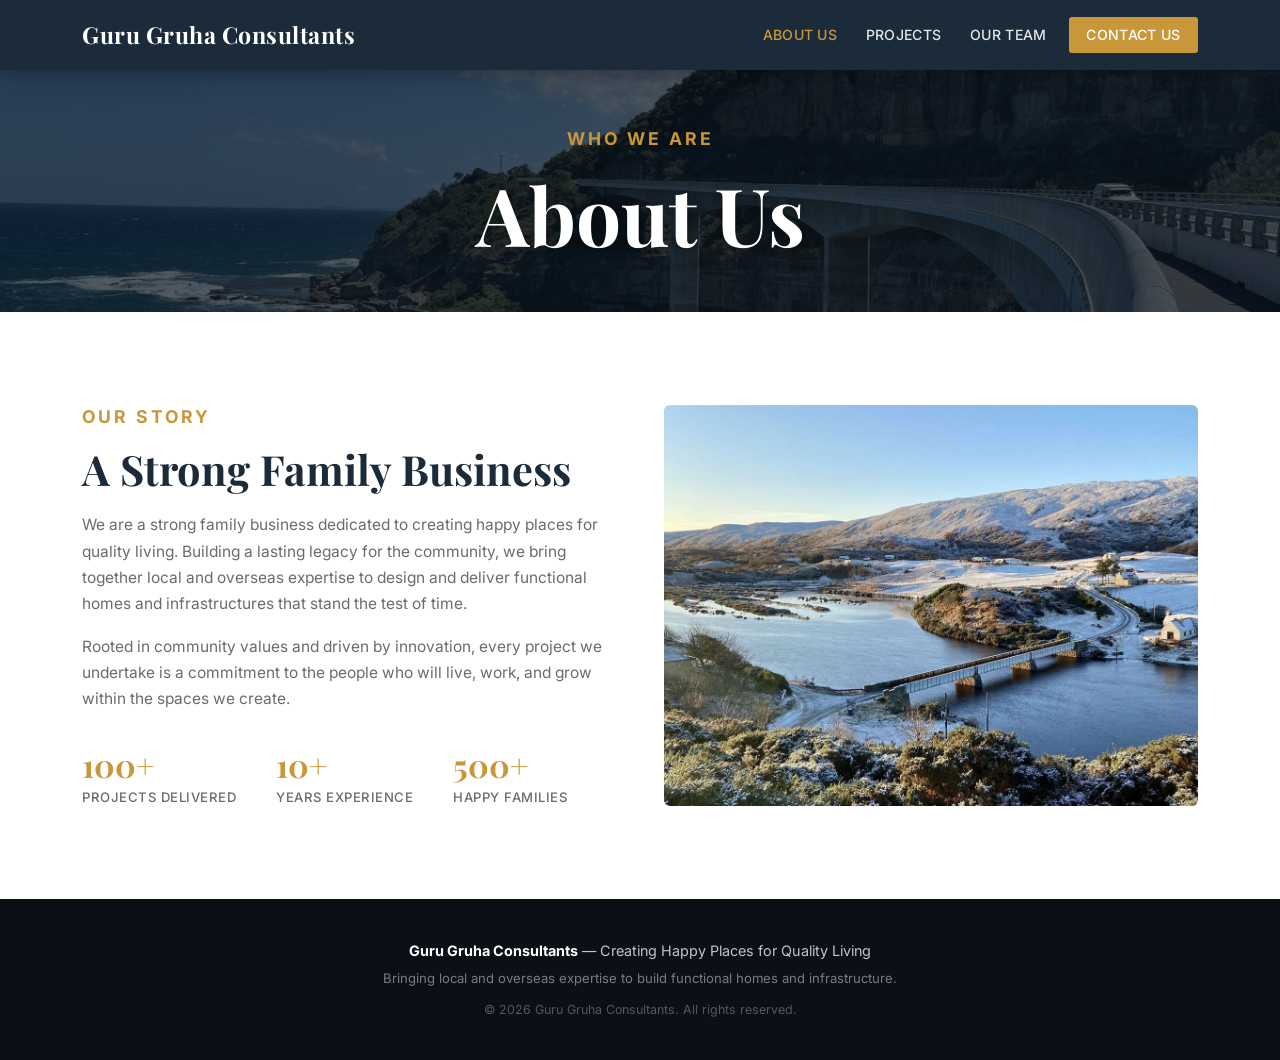
<file: about.html>
<!DOCTYPE html>
<html lang="en">
<head>
  <meta charset="UTF-8" />
  <meta name="viewport" content="width=device-width, initial-scale=1.0" />
  <title>About Us | Guru Gruha Consultants</title>
  <link href="https://cdn.jsdelivr.net/npm/bootstrap@5.3.0/dist/css/bootstrap.min.css" rel="stylesheet" />
  <link href="https://fonts.googleapis.com/css2?family=Playfair+Display:wght@400;700&family=Inter:wght@300;400;500;600&display=swap" rel="stylesheet" />
  <link rel="stylesheet" href="style.css" />
</head>
<body>

  <!-- NAVBAR -->
  <nav class="navbar navbar-expand-lg navbar-dark fixed-top scrolled" id="mainNav">
    <div class="container">
      <a class="navbar-brand" href="index.html">Guru Gruha Consultants</a>
      <button class="navbar-toggler" type="button" data-bs-toggle="collapse" data-bs-target="#navbarNav">
        <span class="navbar-toggler-icon"></span>
      </button>
      <div class="collapse navbar-collapse" id="navbarNav">
        <ul class="navbar-nav ms-auto">
          <li class="nav-item"><a class="nav-link active" href="about.html">About Us</a></li>
          <li class="nav-item"><a class="nav-link" href="projects.html">Projects</a></li>
          <li class="nav-item"><a class="nav-link" href="team.html">Our Team</a></li>
          <li class="nav-item"><a class="nav-link btn-contact" href="contact.html">Contact Us</a></li>
        </ul>
      </div>
    </div>
  </nav>

  <!-- PAGE HERO -->
  <div class="page-hero">
    <div class="page-hero-overlay"></div>
    <div class="container text-center text-white page-hero-content">
      <span class="section-label">Who We Are</span>
      <h1>About Us</h1>
    </div>
  </div>

  <!-- ABOUT CONTENT -->
  <section class="section-pad bg-white">
    <div class="container">
      <div class="row align-items-center g-5">
        <div class="col-lg-6">
          <span class="section-label">Our Story</span>
          <h2 class="section-title">A Strong Family Business</h2>
          <p class="section-text">
            We are a strong family business dedicated to creating happy places for quality living.
            Building a lasting legacy for the community, we bring together local and overseas expertise
            to design and deliver functional homes and infrastructures that stand the test of time.
          </p>
          <p class="section-text">
            Rooted in community values and driven by innovation, every project we undertake is a
            commitment to the people who will live, work, and grow within the spaces we create.
          </p>
          <div class="stats-row">
            <div class="stat-item">
              <h3>100+</h3>
              <p>Projects Delivered</p>
            </div>
            <div class="stat-item">
              <h3>10+</h3>
              <p>Years Experience</p>
            </div>
            <div class="stat-item">
              <h3>500+</h3>
              <p>Happy Families</p>
            </div>
          </div>
        </div>
        <div class="col-lg-6">
          <div class="about-img-block">
            <img src="images/about-story.jpg" alt="Guru Gruha Consultants" class="about-img" />
          </div>
        </div>
      </div>
    </div>
  </section>

  <!-- FOOTER -->
  <footer class="footer">
    <div class="container text-center">
      <p class="mb-1"><strong>Guru Gruha Consultants</strong> &mdash; Creating Happy Places for Quality Living</p>
      <p class="footer-small">Bringing local and overseas expertise to build functional homes and infrastructure.</p>
      <p class="footer-copy">&copy; 2026 Guru Gruha Consultants. All rights reserved.</p>
    </div>
  </footer>

  <script src="https://cdn.jsdelivr.net/npm/bootstrap@5.3.0/dist/js/bootstrap.bundle.min.js"></script>
</body>
</html>
</file>
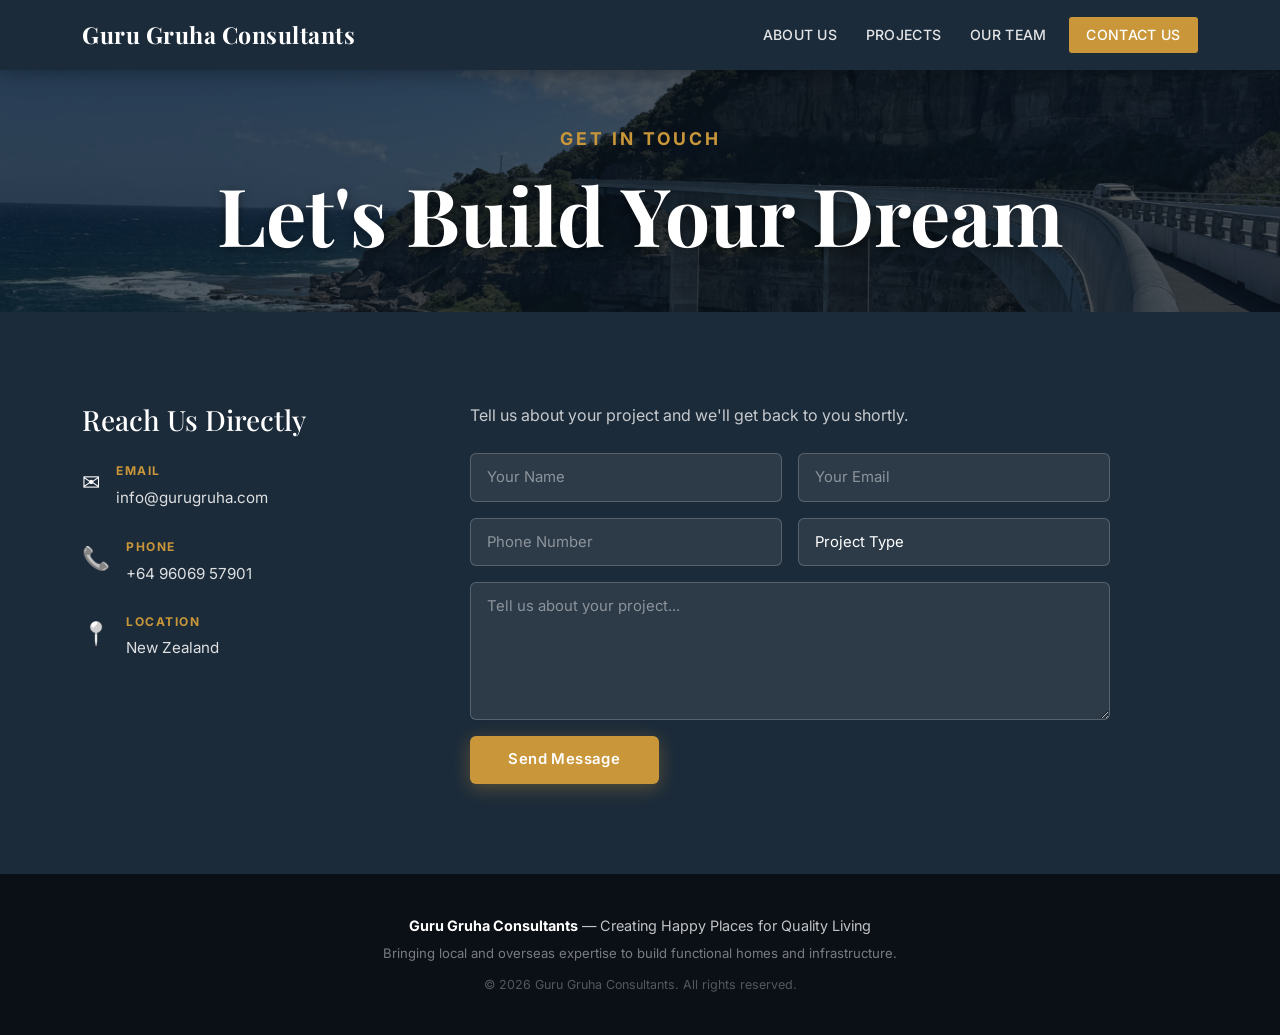
<file: contact.html>
<!DOCTYPE html>
<html lang="en">
<head>
  <meta charset="UTF-8" />
  <meta name="viewport" content="width=device-width, initial-scale=1.0" />
  <title>Contact Us | Guru Gruha Consultants</title>
  <link href="https://cdn.jsdelivr.net/npm/bootstrap@5.3.0/dist/css/bootstrap.min.css" rel="stylesheet" />
  <link href="https://fonts.googleapis.com/css2?family=Playfair+Display:wght@400;700&family=Inter:wght@300;400;500;600&display=swap" rel="stylesheet" />
  <link rel="stylesheet" href="style.css" />
</head>
<body>

  <!-- NAVBAR -->
  <nav class="navbar navbar-expand-lg navbar-dark fixed-top scrolled" id="mainNav">
    <div class="container">
      <a class="navbar-brand" href="index.html">Guru Gruha Consultants</a>
      <button class="navbar-toggler" type="button" data-bs-toggle="collapse" data-bs-target="#navbarNav">
        <span class="navbar-toggler-icon"></span>
      </button>
      <div class="collapse navbar-collapse" id="navbarNav">
        <ul class="navbar-nav ms-auto">
          <li class="nav-item"><a class="nav-link" href="about.html">About Us</a></li>
          <li class="nav-item"><a class="nav-link" href="projects.html">Projects</a></li>
          <li class="nav-item"><a class="nav-link" href="team.html">Our Team</a></li>
          <li class="nav-item"><a class="nav-link btn-contact active" href="contact.html">Contact Us</a></li>
        </ul>
      </div>
    </div>
  </nav>

  <!-- PAGE HERO -->
  <div class="page-hero">
    <div class="page-hero-overlay"></div>
    <div class="container text-center text-white page-hero-content">
      <span class="section-label">Get In Touch</span>
      <h1>Let's Build Your Dream</h1>
    </div>
  </div>

  <!-- CONTACT CONTENT -->
  <section class="section-pad bg-accent">
    <div class="container">
      <div class="row g-5 align-items-start">

        <!-- Contact info column -->
        <div class="col-lg-4">
          <h3 class="text-white mb-4" style="font-family:'Playfair Display',serif;">Reach Us Directly</h3>
          <div class="contact-info-item">
            <span class="contact-info-icon">&#9993;</span>
            <div>
              <p class="contact-info-label">Email</p>
              <a href="mailto:info@gurugruha.com" class="contact-info-val">info@gurugruha.com</a>
            </div>
          </div>
          <div class="contact-info-item">
            <span class="contact-info-icon">&#128222;</span>
            <div>
              <p class="contact-info-label">Phone</p>
              <a href="tel:+64960695901" class="contact-info-val">+64 96069 57901</a>
            </div>
          </div>
          <div class="contact-info-item">
            <span class="contact-info-icon">&#128205;</span>
            <div>
              <p class="contact-info-label">Location</p>
              <p class="contact-info-val">New Zealand</p>
            </div>
          </div>
        </div>

        <!-- Form column -->
        <div class="col-lg-8">
          <p class="text-white opacity-75 mb-4">Tell us about your project and we'll get back to you shortly.</p>
          <form class="contact-form" action="https://formspree.io/f/YOUR_FORM_ID" method="POST">
            <div class="row g-3">
              <div class="col-md-6">
                <input type="text" name="name" class="form-control" placeholder="Your Name" required />
              </div>
              <div class="col-md-6">
                <input type="email" name="email" class="form-control" placeholder="Your Email" required />
              </div>
              <div class="col-md-6">
                <input type="tel" name="phone" class="form-control" placeholder="Phone Number" />
              </div>
              <div class="col-md-6">
                <select name="project_type" class="form-control">
                  <option value="" disabled selected>Project Type</option>
                  <option>Residential</option>
                  <option>Commercial</option>
                  <option>Industrial</option>
                  <option>Bridges</option>
                  <option>Underground</option>
                  <option>Inspections</option>
                  <option>Repairs</option>
                  <option>Seismic</option>
                </select>
              </div>
              <div class="col-12">
                <textarea name="message" class="form-control" rows="5" placeholder="Tell us about your project..."></textarea>
              </div>
              <div class="col-12">
                <button type="submit" class="btn btn-submit">Send Message</button>
              </div>
            </div>
          </form>
        </div>

      </div>
    </div>
  </section>

  <!-- FOOTER -->
  <footer class="footer">
    <div class="container text-center">
      <p class="mb-1"><strong>Guru Gruha Consultants</strong> &mdash; Creating Happy Places for Quality Living</p>
      <p class="footer-small">Bringing local and overseas expertise to build functional homes and infrastructure.</p>
      <p class="footer-copy">&copy; 2026 Guru Gruha Consultants. All rights reserved.</p>
    </div>
  </footer>

  <script src="https://cdn.jsdelivr.net/npm/bootstrap@5.3.0/dist/js/bootstrap.bundle.min.js"></script>
</body>
</html>
</file>
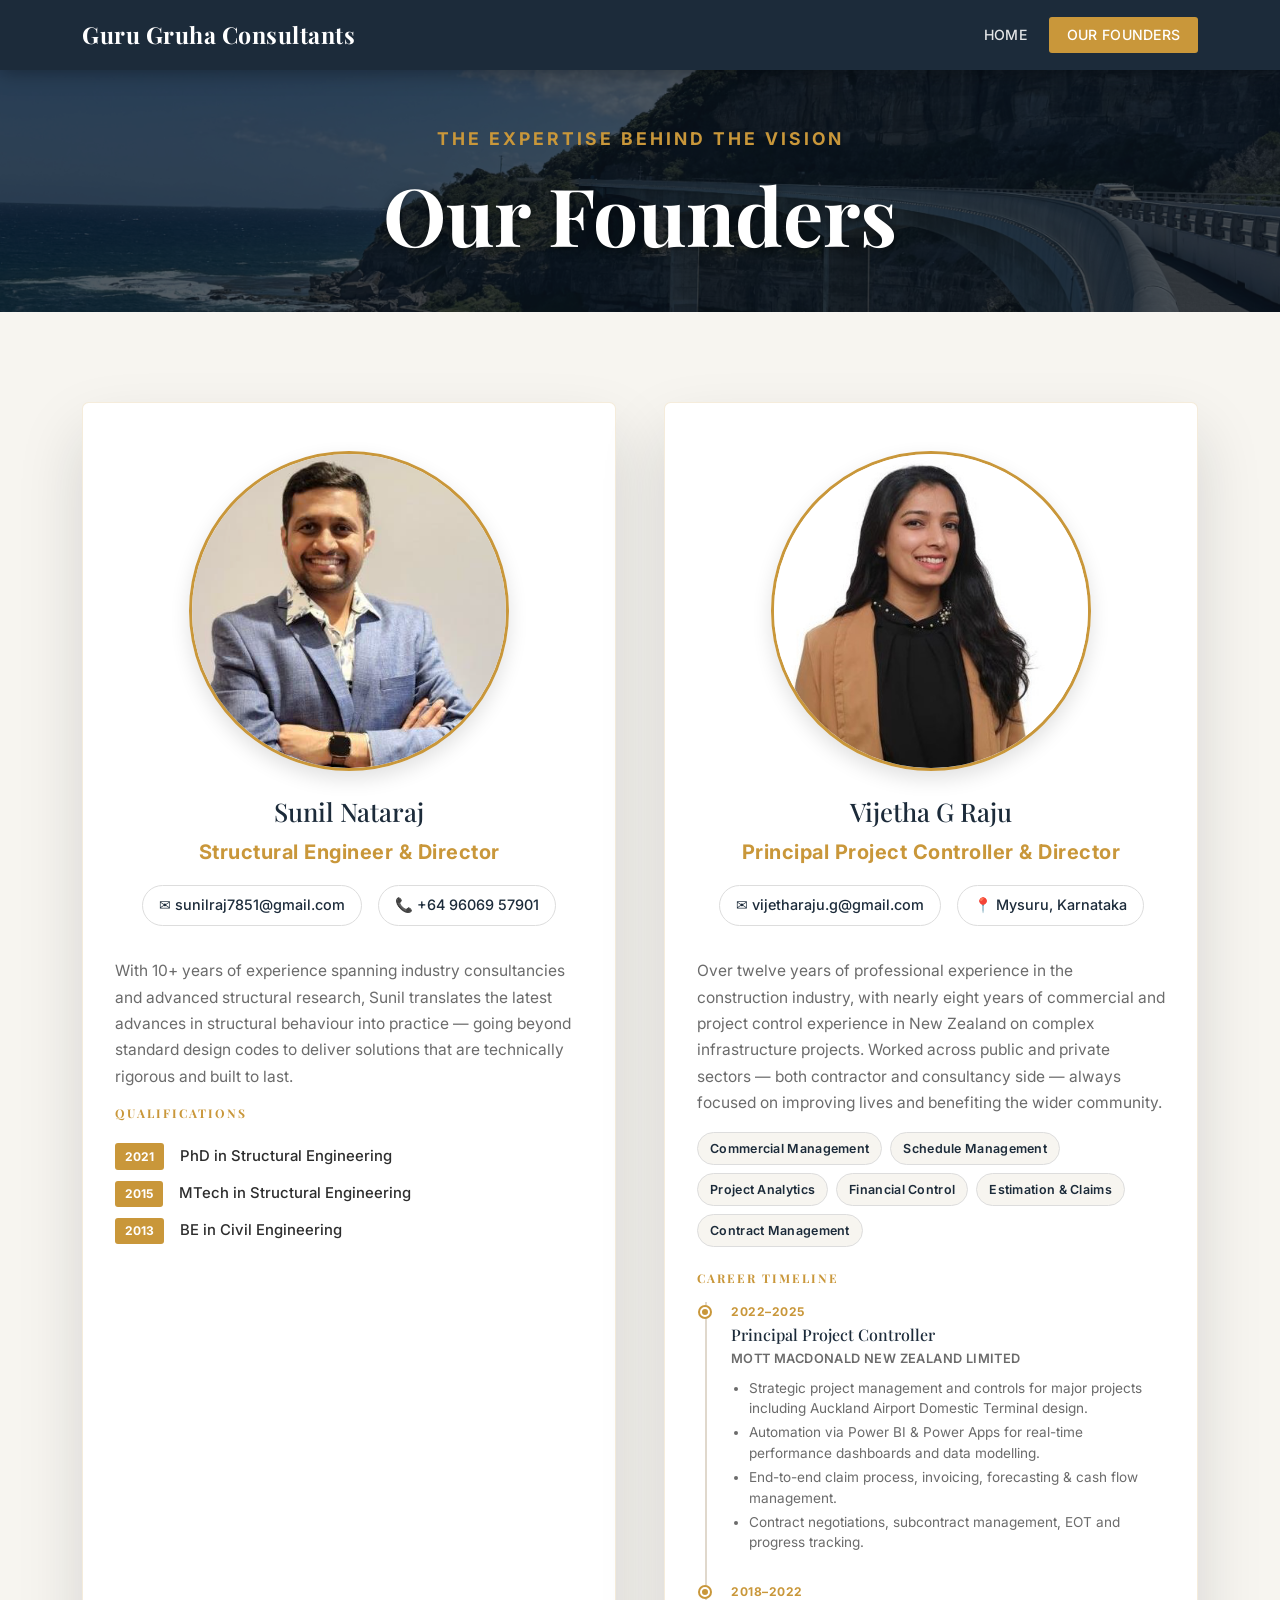
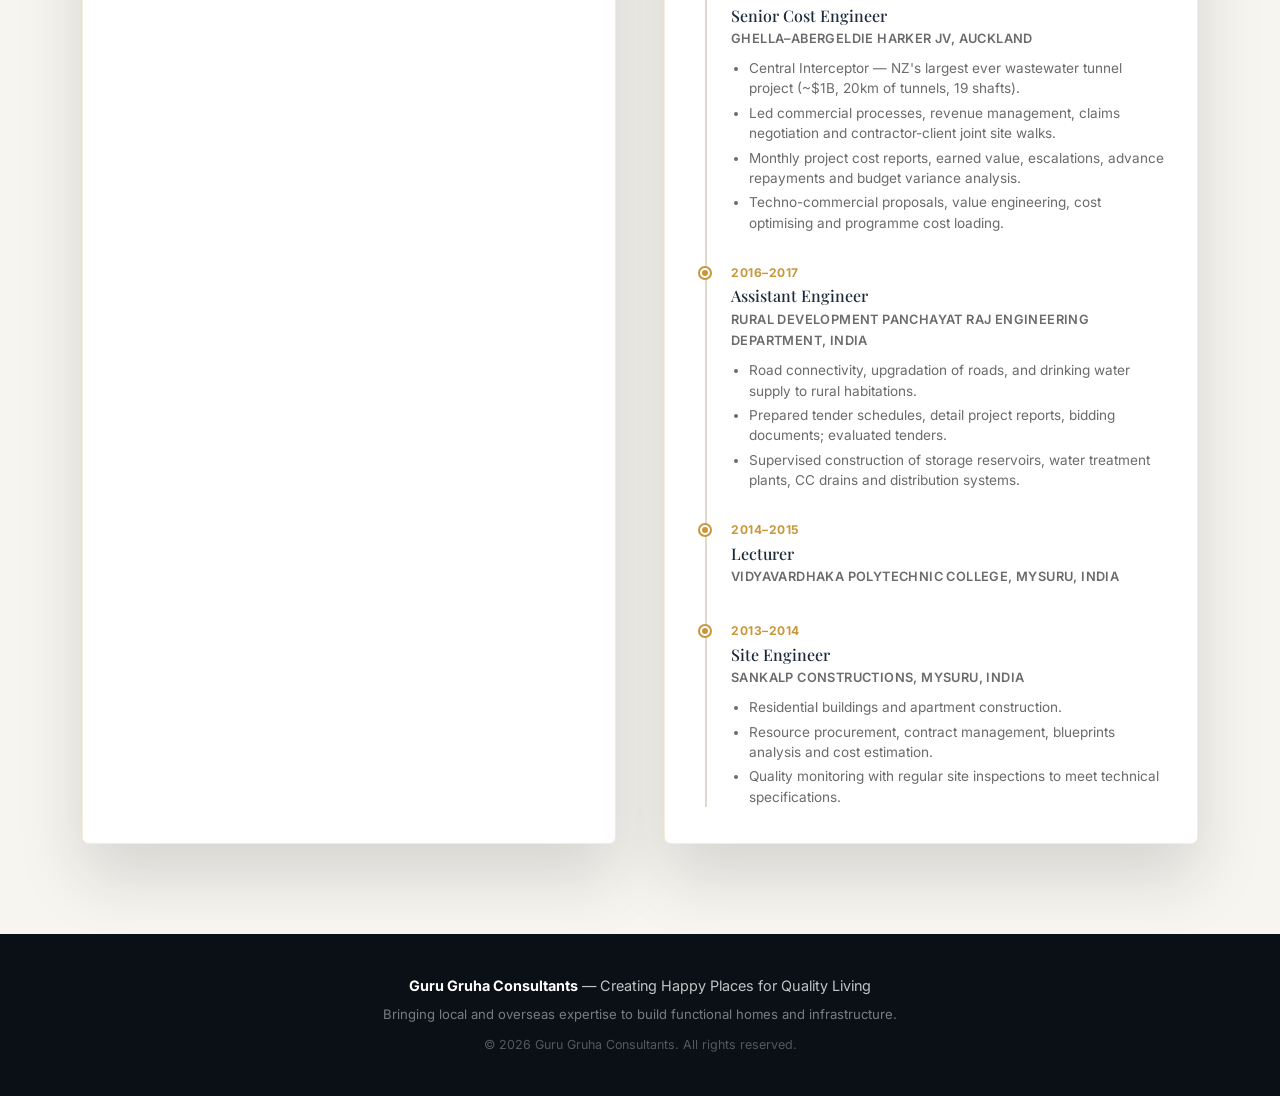
<file: founder.html>
<!DOCTYPE html>
<html lang="en">
<head>
  <meta charset="UTF-8" />
  <meta name="viewport" content="width=device-width, initial-scale=1.0" />
  <title>Our Founders | Guru Gruha Consultants</title>
  <link href="https://cdn.jsdelivr.net/npm/bootstrap@5.3.0/dist/css/bootstrap.min.css" rel="stylesheet" />
  <link href="https://fonts.googleapis.com/css2?family=Playfair+Display:wght@400;700&family=Inter:wght@300;400;500;600&display=swap" rel="stylesheet" />
  <link rel="stylesheet" href="style.css" />
</head>
<body>

  <!-- NAVBAR -->
  <nav class="navbar navbar-expand-lg navbar-dark fixed-top scrolled" id="mainNav">
    <div class="container">
      <a class="navbar-brand" href="index.html">Guru Gruha Consultants</a>
      <button class="navbar-toggler" type="button" data-bs-toggle="collapse" data-bs-target="#navbarNav">
        <span class="navbar-toggler-icon"></span>
      </button>
      <div class="collapse navbar-collapse" id="navbarNav">
        <ul class="navbar-nav ms-auto">
          <li class="nav-item"><a class="nav-link" href="index.html">Home</a></li>
          <li class="nav-item"><a class="nav-link btn-contact active" href="founder.html">Our Founders</a></li>
        </ul>
      </div>
    </div>
  </nav>

  <!-- PAGE HERO -->
  <div class="page-hero">
    <div class="page-hero-overlay"></div>
    <div class="container text-center text-white page-hero-content">
      <span class="section-label">The Expertise Behind the Vision</span>
      <h1>Our Founders</h1>
    </div>
  </div>

  <!-- FOUNDER CARDS (side by side) -->
  <section class="section-pad bg-light">
    <div class="container">
      <div class="row g-5">

        <!-- FOUNDER 1: SUNIL -->
        <div class="col-lg-6">
          <div class="founder-card">
            <div class="founder-card-header">
              <div class="founder-photo-wrap">
                <img src="images/owner.jpg" alt="Sunil Nataraj" class="founder-photo" />
              </div>
              <div class="founder-card-intro">
                <h2 class="founder-card-name">Sunil Nataraj</h2>
                <p class="founder-role">Structural Engineer &amp; Director</p>
                <div class="founder-contact">
                  <a href="mailto:sunilraj7851@gmail.com" class="founder-link">&#9993; sunilraj7851@gmail.com</a>
                  <a href="tel:+64960695901" class="founder-link">&#128222; +64 96069 57901</a>
                </div>
              </div>
            </div>
            <p class="section-text mt-3">
              With 10+ years of experience spanning industry consultancies and advanced structural research,
              Sunil translates the latest advances in structural behaviour into practice — going beyond
              standard design codes to deliver solutions that are technically rigorous and built to last.
            </p>

            <!-- Qualifications -->
            <h6 class="timeline-heading">Qualifications</h6>
            <div class="founder-quals mb-4">
              <div class="qual-item"><span class="qual-year">2021</span><span class="qual-text">PhD in Structural Engineering</span></div>
              <div class="qual-item"><span class="qual-year">2015</span><span class="qual-text">MTech in Structural Engineering</span></div>
              <div class="qual-item"><span class="qual-year">2013</span><span class="qual-text">BE in Civil Engineering</span></div>
            </div>
          </div>
        </div>

        <!-- FOUNDER 2: VIJETHA -->
        <div class="col-lg-6">
          <div class="founder-card">
            <div class="founder-card-header">
              <div class="founder-photo-wrap">
                <img src="images/owner2.jpg" alt="Vijetha G Raju" class="founder-photo" />
              </div>
              <div class="founder-card-intro">
                <h2 class="founder-card-name">Vijetha G Raju</h2>
                <p class="founder-role">Principal Project Controller &amp; Director</p>
                <div class="founder-contact">
                  <a href="mailto:vijetharaju.g@gmail.com" class="founder-link">&#9993; vijetharaju.g@gmail.com</a>
                  <a href="#" class="founder-link">&#128205; Mysuru, Karnataka</a>
                </div>
              </div>
            </div>
            <p class="section-text mt-3">
              Over twelve years of professional experience in the construction industry, with nearly eight
              years of commercial and project control experience in New Zealand on complex infrastructure
              projects. Worked across public and private sectors — both contractor and consultancy side —
              always focused on improving lives and benefiting the wider community.
            </p>

            <!-- Expertise tags -->
            <div class="expertise-tags mb-4">
              <span class="expertise-tag">Commercial Management</span>
              <span class="expertise-tag">Schedule Management</span>
              <span class="expertise-tag">Project Analytics</span>
              <span class="expertise-tag">Financial Control</span>
              <span class="expertise-tag">Estimation &amp; Claims</span>
              <span class="expertise-tag">Contract Management</span>
            </div>

            <!-- Career Timeline -->
            <h6 class="timeline-heading">Career Timeline</h6>
            <div class="career-timeline">

              <div class="timeline-item">
                <div class="timeline-year">2022–2025</div>
                <div class="timeline-body">
                  <h6>Principal Project Controller</h6>
                  <p class="timeline-org">Mott MacDonald New Zealand Limited</p>
                  <ul>
                    <li>Strategic project management and controls for major projects including Auckland Airport Domestic Terminal design.</li>
                    <li>Automation via Power BI &amp; Power Apps for real-time performance dashboards and data modelling.</li>
                    <li>End-to-end claim process, invoicing, forecasting &amp; cash flow management.</li>
                    <li>Contract negotiations, subcontract management, EOT and progress tracking.</li>
                  </ul>
                </div>
              </div>

              <div class="timeline-item">
                <div class="timeline-year">2018–2022</div>
                <div class="timeline-body">
                  <h6>Senior Cost Engineer</h6>
                  <p class="timeline-org">Ghella–Abergeldie Harker JV, Auckland</p>
                  <ul>
                    <li>Central Interceptor — NZ's largest ever wastewater tunnel project (~$1B, 20km of tunnels, 19 shafts).</li>
                    <li>Led commercial processes, revenue management, claims negotiation and contractor-client joint site walks.</li>
                    <li>Monthly project cost reports, earned value, escalations, advance repayments and budget variance analysis.</li>
                    <li>Techno-commercial proposals, value engineering, cost optimising and programme cost loading.</li>
                  </ul>
                </div>
              </div>

              <div class="timeline-item">
                <div class="timeline-year">2016–2017</div>
                <div class="timeline-body">
                  <h6>Assistant Engineer</h6>
                  <p class="timeline-org">Rural Development Panchayat Raj Engineering Department, India</p>
                  <ul>
                    <li>Road connectivity, upgradation of roads, and drinking water supply to rural habitations.</li>
                    <li>Prepared tender schedules, detail project reports, bidding documents; evaluated tenders.</li>
                    <li>Supervised construction of storage reservoirs, water treatment plants, CC drains and distribution systems.</li>
                  </ul>
                </div>
              </div>

              <div class="timeline-item">
                <div class="timeline-year">2014–2015</div>
                <div class="timeline-body">
                  <h6>Lecturer</h6>
                  <p class="timeline-org">Vidyavardhaka Polytechnic College, Mysuru, India</p>
                </div>
              </div>

              <div class="timeline-item">
                <div class="timeline-year">2013–2014</div>
                <div class="timeline-body">
                  <h6>Site Engineer</h6>
                  <p class="timeline-org">Sankalp Constructions, Mysuru, India</p>
                  <ul>
                    <li>Residential buildings and apartment construction.</li>
                    <li>Resource procurement, contract management, blueprints analysis and cost estimation.</li>
                    <li>Quality monitoring with regular site inspections to meet technical specifications.</li>
                  </ul>
                </div>
              </div>

            </div>
          </div>
        </div>

      </div>
    </div>
  </section>

  <!-- FOOTER -->
  <footer class="footer">
    <div class="container text-center">
      <p class="mb-1"><strong>Guru Gruha Consultants</strong> &mdash; Creating Happy Places for Quality Living</p>
      <p class="footer-small">Bringing local and overseas expertise to build functional homes and infrastructure.</p>
      <p class="footer-copy">&copy; 2026 Guru Gruha Consultants. All rights reserved.</p>
    </div>
  </footer>

  <script src="https://cdn.jsdelivr.net/npm/bootstrap@5.3.0/dist/js/bootstrap.bundle.min.js"></script>
</body>
</html>
</file>
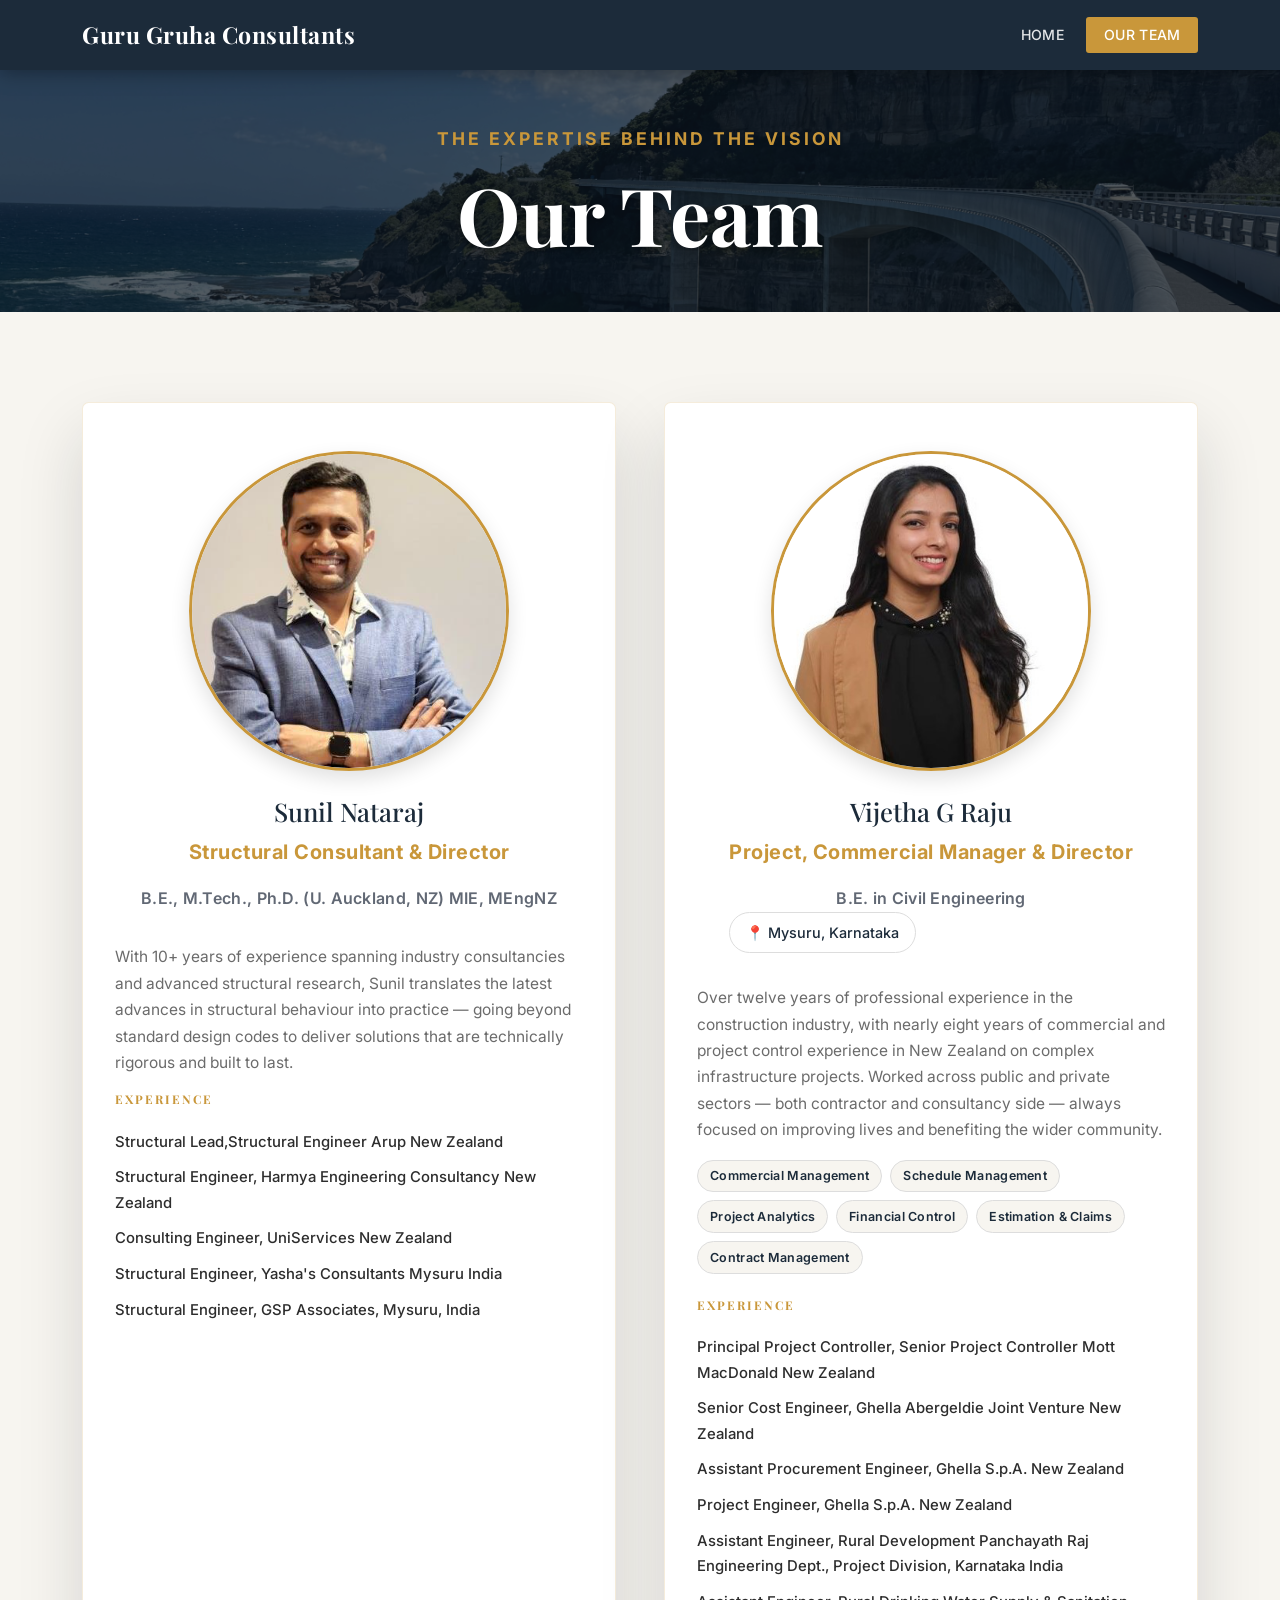
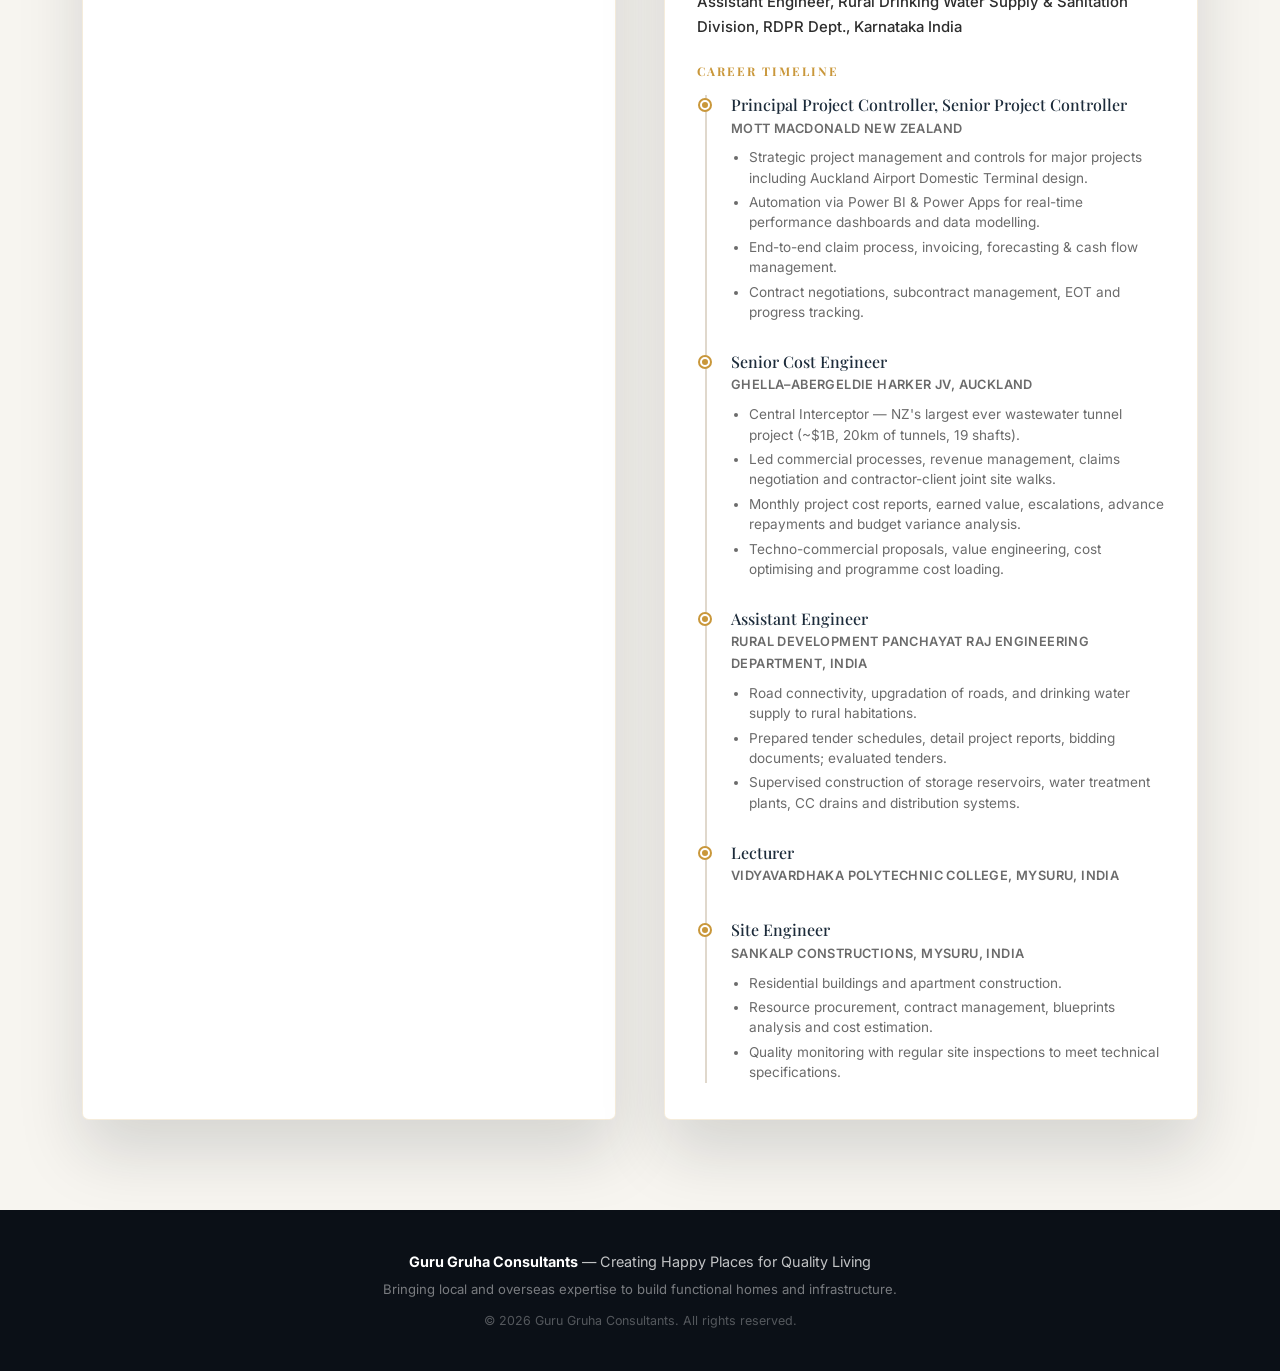
<file: team.html>
<!DOCTYPE html>
<html lang="en">
<head>
  <meta charset="UTF-8" />
  <meta name="viewport" content="width=device-width, initial-scale=1.0" />
  <title>Our Team | Guru Gruha Consultants</title>
  <link href="https://cdn.jsdelivr.net/npm/bootstrap@5.3.0/dist/css/bootstrap.min.css" rel="stylesheet" />
  <link href="https://fonts.googleapis.com/css2?family=Playfair+Display:wght@400;700&family=Inter:wght@300;400;500;600&display=swap" rel="stylesheet" />
  <link rel="stylesheet" href="style.css" />
</head>
<body>

  <!-- NAVBAR -->
  <nav class="navbar navbar-expand-lg navbar-dark fixed-top scrolled" id="mainNav">
    <div class="container">
      <a class="navbar-brand" href="index.html">Guru Gruha Consultants</a>
      <button class="navbar-toggler" type="button" data-bs-toggle="collapse" data-bs-target="#navbarNav">
        <span class="navbar-toggler-icon"></span>
      </button>
      <div class="collapse navbar-collapse" id="navbarNav">
        <ul class="navbar-nav ms-auto">
          <li class="nav-item"><a class="nav-link" href="index.html">Home</a></li>
          <li class="nav-item"><a class="nav-link btn-contact active" href="team.html">Our Team</a></li>
        </ul>
      </div>
    </div>
  </nav>

  <!-- PAGE HERO -->
  <div class="page-hero">
    <div class="page-hero-overlay"></div>
    <div class="container text-center text-white page-hero-content">
      <span class="section-label">The Expertise Behind the Vision</span>
      <h1>Our Team</h1>
    </div>
  </div>

  <!-- FOUNDER CARDS (side by side) -->
  <section class="section-pad bg-light">
    <div class="container">
      <div class="row g-5">

        <!-- FOUNDER 1: SUNIL -->
        <div class="col-lg-6">
          <div class="founder-card">
            <div class="founder-card-header">
              <div class="founder-photo-wrap">
                <img src="images/owner.jpg" alt="Sunil Nataraj" class="founder-photo" />
              </div>
              <div class="founder-card-intro">
                <h2 class="founder-card-name">Sunil Nataraj</h2>
                <p class="founder-role">Structural Consultant &amp; Director</p>
                <p class="founder-credentials">B.E., M.Tech., Ph.D. (U. Auckland, NZ) MIE, MEngNZ</p>
              </div>
            </div>
            <p class="section-text mt-3">
              With 10+ years of experience spanning industry consultancies and advanced structural research,
              Sunil translates the latest advances in structural behaviour into practice — going beyond
              standard design codes to deliver solutions that are technically rigorous and built to last.
            </p>

            <!-- Experience -->
            <h6 class="timeline-heading">Experience</h6>
            <div class="founder-quals mb-4">
              <div class="qual-item"><span class="qual-text">Structural Lead,Structural Engineer Arup New Zealand</span></div>
              <div class="qual-item"><span class="qual-text">Structural Engineer, Harmya Engineering Consultancy New Zealand</span></div>
              <div class="qual-item"><span class="qual-text">Consulting Engineer, UniServices New Zealand</span></div>
              <div class="qual-item"><span class="qual-text">Structural Engineer, Yasha's Consultants Mysuru India</span></div>
                            <div class="qual-item"><span class="qual-text">Structural Engineer, GSP Associates, Mysuru, India</span></div>
            </div>
          </div>
        </div>
        <!-- FOUNDER 2: VIJETHA -->
        <div class="col-lg-6">
          <div class="founder-card">
            <div class="founder-card-header">
              <div class="founder-photo-wrap">
                <img src="images/owner2.jpg" alt="Vijetha G Raju" class="founder-photo" />
              </div>
              <div class="founder-card-intro">
                <h2 class="founder-card-name">Vijetha G Raju</h2>
                <p class="founder-role">Project, Commercial Manager & Director</p>
                <p class="founder-credentials">B.E. in Civil Engineering</p>
                <div class="founder-contact">
                  <a href="#" class="founder-link">&#128205; Mysuru, Karnataka</a>
                </div>
              </div>
            </div>
            <p class="section-text mt-3">
              Over twelve years of professional experience in the construction industry, with nearly eight
              years of commercial and project control experience in New Zealand on complex infrastructure
              projects. Worked across public and private sectors — both contractor and consultancy side —
              always focused on improving lives and benefiting the wider community.
            </p>

            <!-- Expertise tags -->
            <div class="expertise-tags mb-4">
              <span class="expertise-tag">Commercial Management</span>
              <span class="expertise-tag">Schedule Management</span>
              <span class="expertise-tag">Project Analytics</span>
              <span class="expertise-tag">Financial Control</span>
              <span class="expertise-tag">Estimation &amp; Claims</span>
              <span class="expertise-tag">Contract Management</span>
            </div>

            <!-- Experience -->
            <h6 class="timeline-heading">Experience</h6>
            <div class="founder-quals mb-4">
              <div class="qual-item"><span class="qual-text">Principal Project Controller, Senior Project Controller Mott MacDonald New Zealand</span></div>
              <div class="qual-item"><span class="qual-text">Senior Cost Engineer, Ghella Abergeldie Joint Venture New Zealand</span></div>
              <div class="qual-item"><span class="qual-text">Assistant Procurement Engineer, Ghella S.p.A. New Zealand</span></div>
              <div class="qual-item"><span class="qual-text">Project Engineer, Ghella S.p.A. New Zealand</span></div>
              <div class="qual-item"><span class="qual-text">Assistant Engineer, Rural Development Panchayath Raj Engineering Dept., Project Division, Karnataka India</span></div>
              <div class="qual-item"><span class="qual-text">Assistant Engineer, Rural Drinking Water Supply &amp; Sanitation Division, RDPR Dept., Karnataka India</span></div>
            </div>

            <!-- Career Timeline -->
            <h6 class="timeline-heading">Career Timeline</h6>
            <div class="career-timeline">

              <div class="timeline-item">
                <div class="timeline-body">
                  <h6>Principal Project Controller, Senior Project Controller </h6>
                  <p class="timeline-org">Mott MacDonald New Zealand</p>
                  <ul>
                    <li>Strategic project management and controls for major projects including Auckland Airport Domestic Terminal design.</li>
                    <li>Automation via Power BI &amp; Power Apps for real-time performance dashboards and data modelling.</li>
                    <li>End-to-end claim process, invoicing, forecasting &amp; cash flow management.</li>
                    <li>Contract negotiations, subcontract management, EOT and progress tracking.</li>
                  </ul>
                </div>
              </div>

              <div class="timeline-item">
                <div class="timeline-body">
                  <h6>Senior Cost Engineer</h6>
                  <p class="timeline-org">Ghella–Abergeldie Harker JV, Auckland</p>
                  <ul>
                    <li>Central Interceptor — NZ's largest ever wastewater tunnel project (~$1B, 20km of tunnels, 19 shafts).</li>
                    <li>Led commercial processes, revenue management, claims negotiation and contractor-client joint site walks.</li>
                    <li>Monthly project cost reports, earned value, escalations, advance repayments and budget variance analysis.</li>
                    <li>Techno-commercial proposals, value engineering, cost optimising and programme cost loading.</li>
                  </ul>
                </div>
              </div>

              <div class="timeline-item">
                <div class="timeline-body">
                  <h6>Assistant Engineer</h6>
                  <p class="timeline-org">Rural Development Panchayat Raj Engineering Department, India</p>
                  <ul>
                    <li>Road connectivity, upgradation of roads, and drinking water supply to rural habitations.</li>
                    <li>Prepared tender schedules, detail project reports, bidding documents; evaluated tenders.</li>
                    <li>Supervised construction of storage reservoirs, water treatment plants, CC drains and distribution systems.</li>
                  </ul>
                </div>
              </div>

              <div class="timeline-item">
                <div class="timeline-body">
                  <h6>Lecturer</h6>
                  <p class="timeline-org">Vidyavardhaka Polytechnic College, Mysuru, India</p>
                </div>
              </div>

              <div class="timeline-item">
                <div class="timeline-body">
                  <h6>Site Engineer</h6>
                  <p class="timeline-org">Sankalp Constructions, Mysuru, India</p>
                  <ul>
                    <li>Residential buildings and apartment construction.</li>
                    <li>Resource procurement, contract management, blueprints analysis and cost estimation.</li>
                    <li>Quality monitoring with regular site inspections to meet technical specifications.</li>
                  </ul>
                </div>
              </div>

            </div>
          </div>
        </div>

      </div>
    </div>
  </section>

  <!-- FOOTER -->
  <footer class="footer">
    <div class="container text-center">
      <p class="mb-1"><strong>Guru Gruha Consultants</strong> &mdash; Creating Happy Places for Quality Living</p>
      <p class="footer-small">Bringing local and overseas expertise to build functional homes and infrastructure.</p>
      <p class="footer-copy">&copy; 2026 Guru Gruha Consultants. All rights reserved.</p>
    </div>
  </footer>

  <script src="https://cdn.jsdelivr.net/npm/bootstrap@5.3.0/dist/js/bootstrap.bundle.min.js"></script>
</body>
</html>
</file>
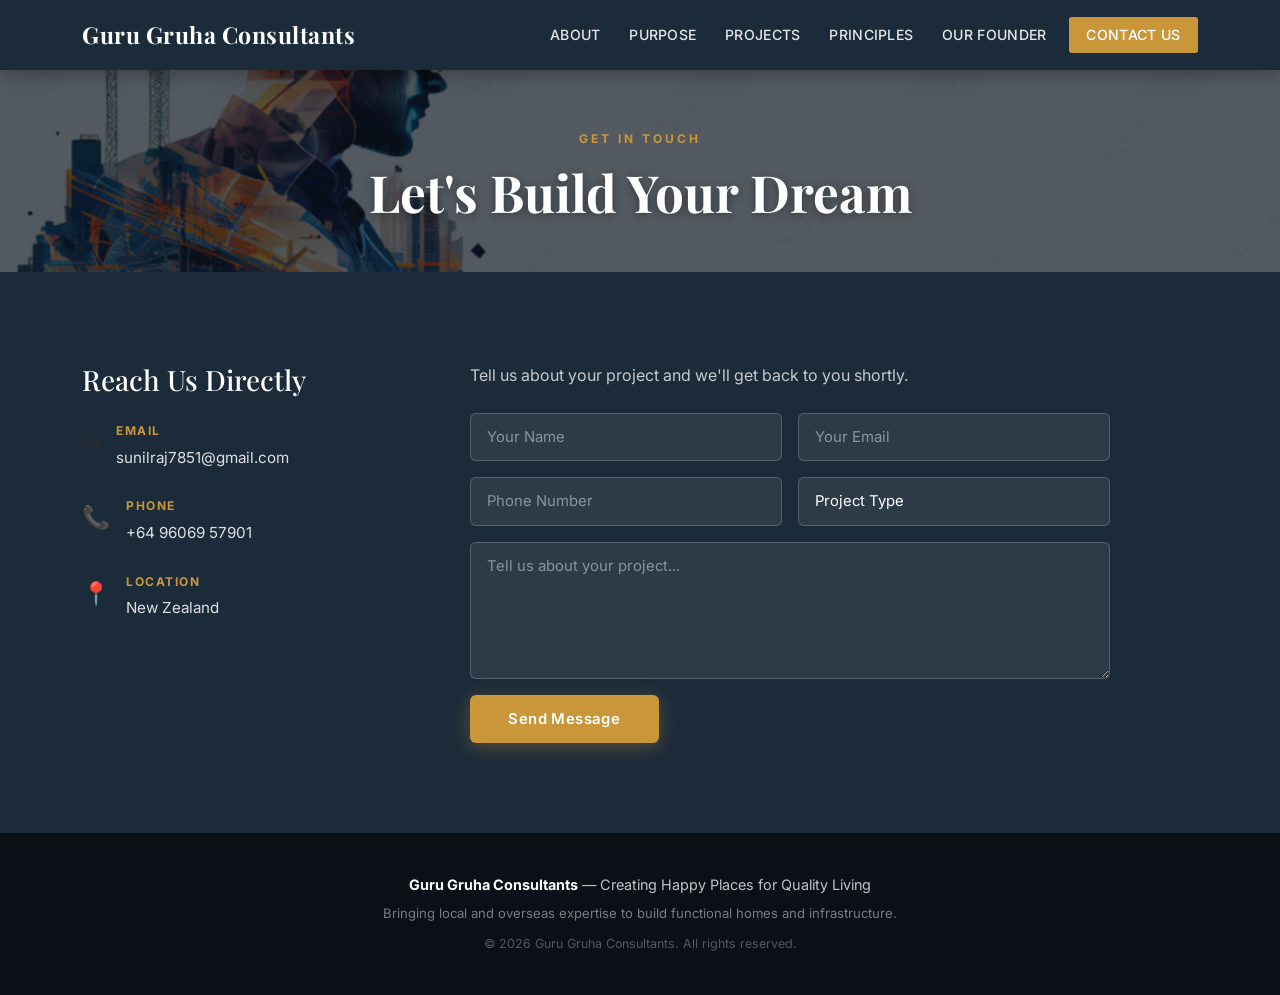
<file: website/contact.html>
<!DOCTYPE html>
<html lang="en">
<head>
  <meta charset="UTF-8" />
  <meta name="viewport" content="width=device-width, initial-scale=1.0" />
  <title>Contact Us | Guru Gruha Consultants</title>
  <link href="https://cdn.jsdelivr.net/npm/bootstrap@5.3.0/dist/css/bootstrap.min.css" rel="stylesheet" />
  <link href="https://fonts.googleapis.com/css2?family=Playfair+Display:wght@400;700&family=Inter:wght@300;400;500;600&display=swap" rel="stylesheet" />
  <link rel="stylesheet" href="style.css" />
</head>
<body>

  <!-- NAVBAR -->
  <nav class="navbar navbar-expand-lg navbar-dark fixed-top scrolled" id="mainNav">
    <div class="container">
      <a class="navbar-brand" href="index.html">Guru Gruha Consultants</a>
      <button class="navbar-toggler" type="button" data-bs-toggle="collapse" data-bs-target="#navbarNav">
        <span class="navbar-toggler-icon"></span>
      </button>
      <div class="collapse navbar-collapse" id="navbarNav">
        <ul class="navbar-nav ms-auto">
          <li class="nav-item"><a class="nav-link" href="about.html">About</a></li>
          <li class="nav-item"><a class="nav-link" href="purpose.html">Purpose</a></li>
          <li class="nav-item"><a class="nav-link" href="projects.html">Projects</a></li>
          <li class="nav-item"><a class="nav-link" href="principles.html">Principles</a></li>
          <li class="nav-item"><a class="nav-link" href="founder.html">Our Founder</a></li>
          <li class="nav-item"><a class="nav-link btn-contact active" href="contact.html">Contact Us</a></li>
        </ul>
      </div>
    </div>
  </nav>

  <!-- PAGE HERO -->
  <div class="page-hero">
    <div class="page-hero-overlay"></div>
    <div class="container text-center text-white page-hero-content">
      <span class="section-label">Get In Touch</span>
      <h1>Let's Build Your Dream</h1>
    </div>
  </div>

  <!-- CONTACT CONTENT -->
  <section class="section-pad bg-accent">
    <div class="container">
      <div class="row g-5 align-items-start">

        <!-- Contact info column -->
        <div class="col-lg-4">
          <h3 class="text-white mb-4" style="font-family:'Playfair Display',serif;">Reach Us Directly</h3>
          <div class="contact-info-item">
            <span class="contact-info-icon">&#9993;</span>
            <div>
              <p class="contact-info-label">Email</p>
              <a href="mailto:sunilraj7851@gmail.com" class="contact-info-val">sunilraj7851@gmail.com</a>
            </div>
          </div>
          <div class="contact-info-item">
            <span class="contact-info-icon">&#128222;</span>
            <div>
              <p class="contact-info-label">Phone</p>
              <a href="tel:+64960695901" class="contact-info-val">+64 96069 57901</a>
            </div>
          </div>
          <div class="contact-info-item">
            <span class="contact-info-icon">&#128205;</span>
            <div>
              <p class="contact-info-label">Location</p>
              <p class="contact-info-val">New Zealand</p>
            </div>
          </div>
        </div>

        <!-- Form column -->
        <div class="col-lg-8">
          <p class="text-white opacity-75 mb-4">Tell us about your project and we'll get back to you shortly.</p>
          <form class="contact-form" action="https://formspree.io/f/YOUR_FORM_ID" method="POST">
            <div class="row g-3">
              <div class="col-md-6">
                <input type="text" name="name" class="form-control" placeholder="Your Name" required />
              </div>
              <div class="col-md-6">
                <input type="email" name="email" class="form-control" placeholder="Your Email" required />
              </div>
              <div class="col-md-6">
                <input type="tel" name="phone" class="form-control" placeholder="Phone Number" />
              </div>
              <div class="col-md-6">
                <select name="project_type" class="form-control">
                  <option value="" disabled selected>Project Type</option>
                  <option>Residential</option>
                  <option>Commercial</option>
                  <option>Industrial</option>
                  <option>Bridges</option>
                  <option>Underground</option>
                  <option>Inspections</option>
                  <option>Repairs</option>
                  <option>Seismic</option>
                </select>
              </div>
              <div class="col-12">
                <textarea name="message" class="form-control" rows="5" placeholder="Tell us about your project..."></textarea>
              </div>
              <div class="col-12">
                <button type="submit" class="btn btn-submit">Send Message</button>
              </div>
            </div>
          </form>
        </div>

      </div>
    </div>
  </section>

  <!-- FOOTER -->
  <footer class="footer">
    <div class="container text-center">
      <p class="mb-1"><strong>Guru Gruha Consultants</strong> &mdash; Creating Happy Places for Quality Living</p>
      <p class="footer-small">Bringing local and overseas expertise to build functional homes and infrastructure.</p>
      <p class="footer-copy">&copy; 2026 Guru Gruha Consultants. All rights reserved.</p>
    </div>
  </footer>

  <script src="https://cdn.jsdelivr.net/npm/bootstrap@5.3.0/dist/js/bootstrap.bundle.min.js"></script>
</body>
</html>
</file>
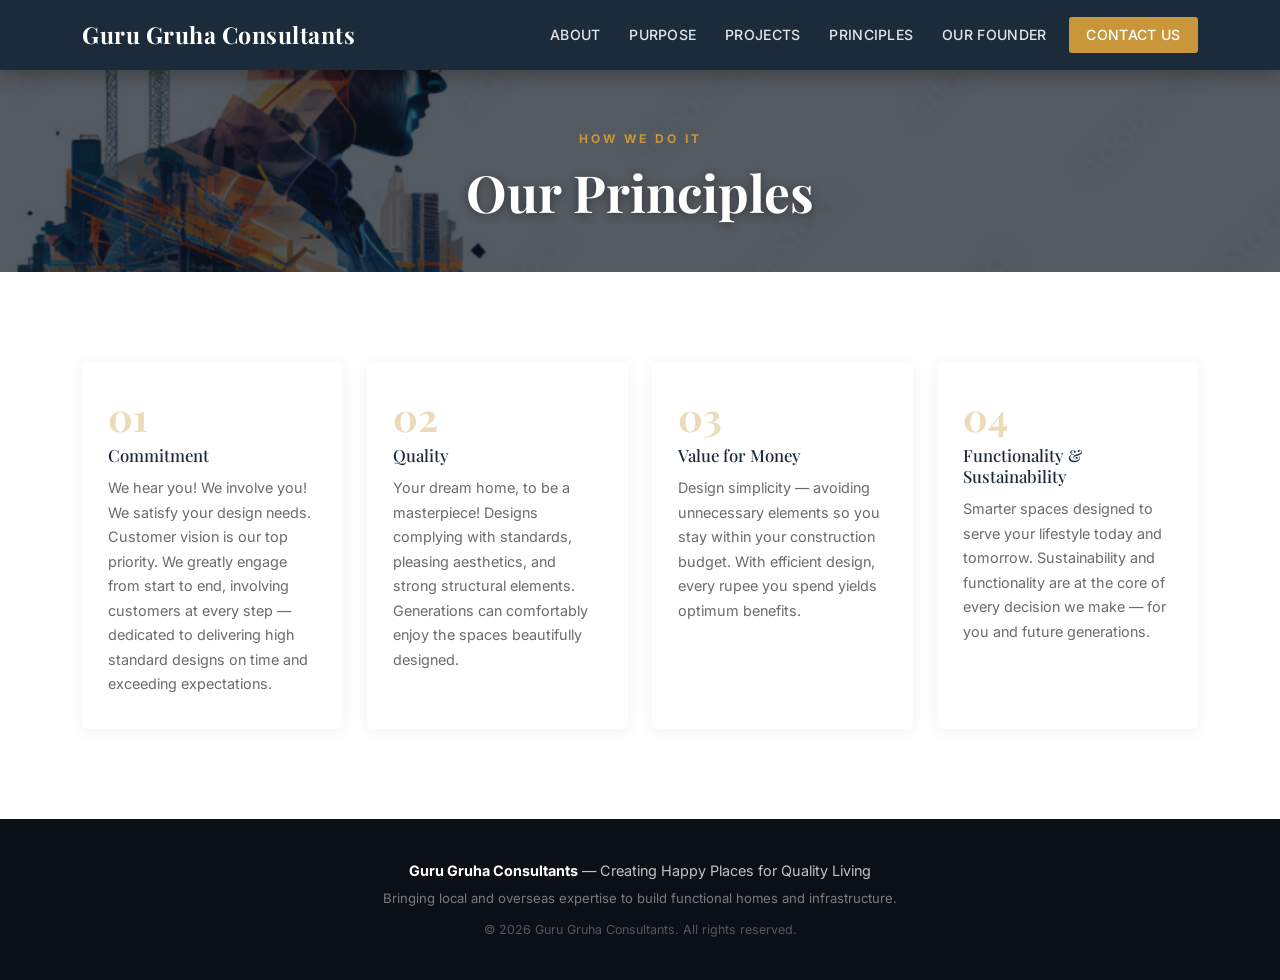
<file: website/principles.html>
<!DOCTYPE html>
<html lang="en">
<head>
  <meta charset="UTF-8" />
  <meta name="viewport" content="width=device-width, initial-scale=1.0" />
  <title>Our Principles | Guru Gruha Consultants</title>
  <link href="https://cdn.jsdelivr.net/npm/bootstrap@5.3.0/dist/css/bootstrap.min.css" rel="stylesheet" />
  <link href="https://fonts.googleapis.com/css2?family=Playfair+Display:wght@400;700&family=Inter:wght@300;400;500;600&display=swap" rel="stylesheet" />
  <link rel="stylesheet" href="style.css" />
</head>
<body>

  <!-- NAVBAR -->
  <nav class="navbar navbar-expand-lg navbar-dark fixed-top scrolled" id="mainNav">
    <div class="container">
      <a class="navbar-brand" href="index.html">Guru Gruha Consultants</a>
      <button class="navbar-toggler" type="button" data-bs-toggle="collapse" data-bs-target="#navbarNav">
        <span class="navbar-toggler-icon"></span>
      </button>
      <div class="collapse navbar-collapse" id="navbarNav">
        <ul class="navbar-nav ms-auto">
          <li class="nav-item"><a class="nav-link" href="about.html">About</a></li>
          <li class="nav-item"><a class="nav-link" href="purpose.html">Purpose</a></li>
          <li class="nav-item"><a class="nav-link" href="projects.html">Projects</a></li>
          <li class="nav-item"><a class="nav-link active" href="principles.html">Principles</a></li>
          <li class="nav-item"><a class="nav-link" href="founder.html">Our Founder</a></li>
          <li class="nav-item"><a class="nav-link btn-contact" href="contact.html">Contact Us</a></li>
        </ul>
      </div>
    </div>
  </nav>

  <!-- PAGE HERO -->
  <div class="page-hero">
    <div class="page-hero-overlay"></div>
    <div class="container text-center text-white page-hero-content">
      <span class="section-label">How We Do It</span>
      <h1>Our Principles</h1>
    </div>
  </div>

  <!-- PRINCIPLES CONTENT -->
  <section class="section-pad bg-white">
    <div class="container">
      <div class="row g-4">
        <div class="col-md-6 col-lg-3">
          <div class="principle-card">
            <div class="principle-num">01</div>
            <h4>Commitment</h4>
            <p>
              We hear you! We involve you! We satisfy your design needs. Customer vision is our
              top priority. We greatly engage from start to end, involving customers at every step —
              dedicated to delivering high standard designs on time and exceeding expectations.
            </p>
          </div>
        </div>
        <div class="col-md-6 col-lg-3">
          <div class="principle-card">
            <div class="principle-num">02</div>
            <h4>Quality</h4>
            <p>
              Your dream home, to be a masterpiece! Designs complying with standards, pleasing
              aesthetics, and strong structural elements. Generations can comfortably enjoy the
              spaces beautifully designed.
            </p>
          </div>
        </div>
        <div class="col-md-6 col-lg-3">
          <div class="principle-card">
            <div class="principle-num">03</div>
            <h4>Value for Money</h4>
            <p>
              Design simplicity — avoiding unnecessary elements so you stay within your construction
              budget. With efficient design, every rupee you spend yields optimum benefits.
            </p>
          </div>
        </div>
        <div class="col-md-6 col-lg-3">
          <div class="principle-card">
            <div class="principle-num">04</div>
            <h4>Functionality &amp; Sustainability</h4>
            <p>
              Smarter spaces designed to serve your lifestyle today and tomorrow. Sustainability and
              functionality are at the core of every decision we make — for you and future generations.
            </p>
          </div>
        </div>
      </div>
    </div>
  </section>

  <!-- FOOTER -->
  <footer class="footer">
    <div class="container text-center">
      <p class="mb-1"><strong>Guru Gruha Consultants</strong> &mdash; Creating Happy Places for Quality Living</p>
      <p class="footer-small">Bringing local and overseas expertise to build functional homes and infrastructure.</p>
      <p class="footer-copy">&copy; 2026 Guru Gruha Consultants. All rights reserved.</p>
    </div>
  </footer>

  <script src="https://cdn.jsdelivr.net/npm/bootstrap@5.3.0/dist/js/bootstrap.bundle.min.js"></script>
</body>
</html>
</file>
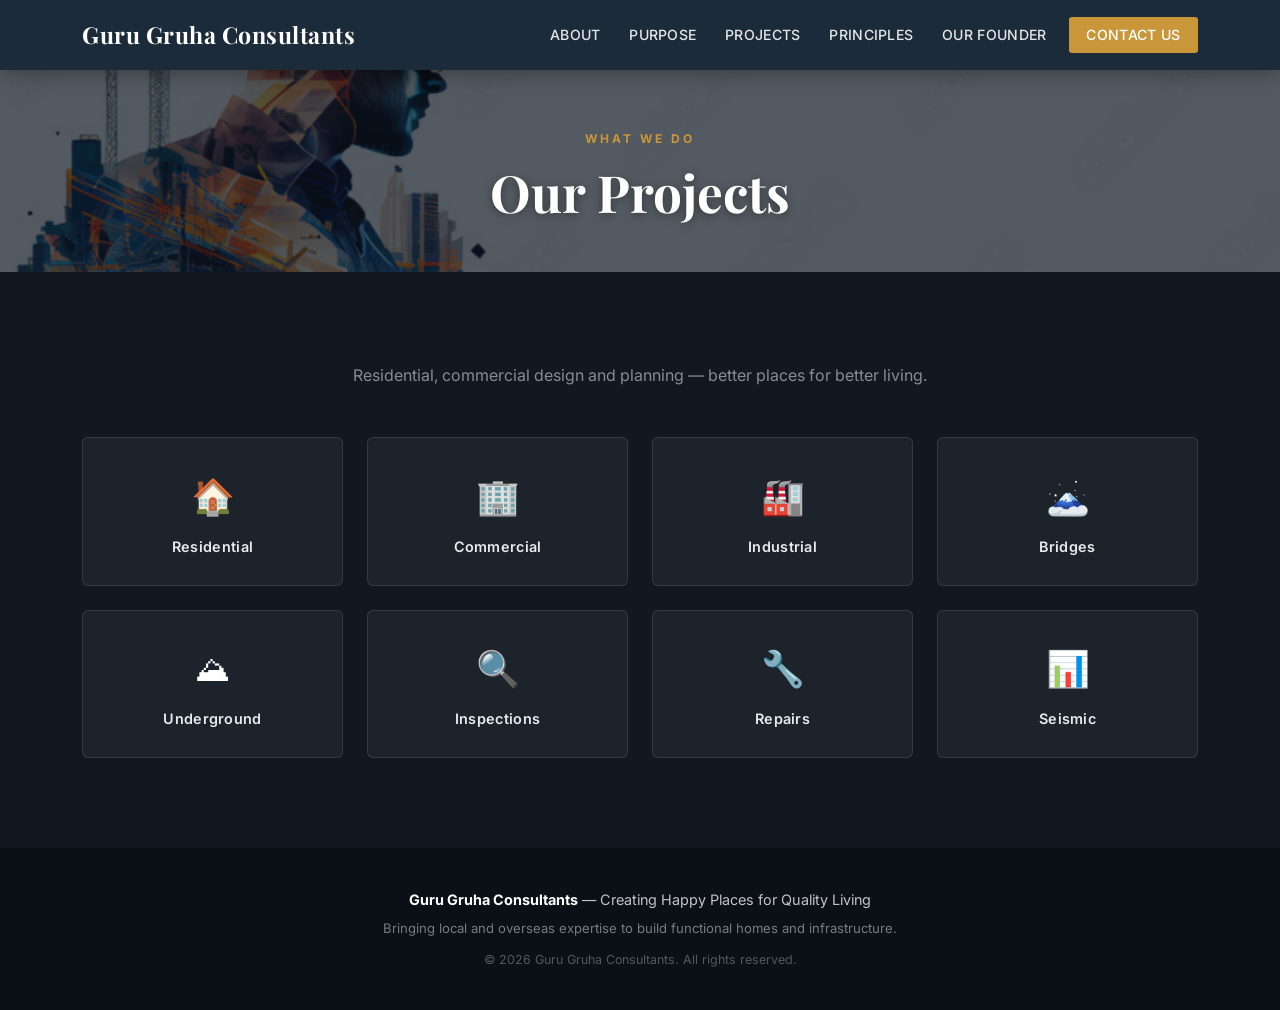
<file: website/projects.html>
<!DOCTYPE html>
<html lang="en">
<head>
  <meta charset="UTF-8" />
  <meta name="viewport" content="width=device-width, initial-scale=1.0" />
  <title>Projects | Guru Gruha Consultants</title>
  <link href="https://cdn.jsdelivr.net/npm/bootstrap@5.3.0/dist/css/bootstrap.min.css" rel="stylesheet" />
  <link href="https://fonts.googleapis.com/css2?family=Playfair+Display:wght@400;700&family=Inter:wght@300;400;500;600&display=swap" rel="stylesheet" />
  <link rel="stylesheet" href="style.css" />
</head>
<body>

  <!-- NAVBAR -->
  <nav class="navbar navbar-expand-lg navbar-dark fixed-top scrolled" id="mainNav">
    <div class="container">
      <a class="navbar-brand" href="index.html">Guru Gruha Consultants</a>
      <button class="navbar-toggler" type="button" data-bs-toggle="collapse" data-bs-target="#navbarNav">
        <span class="navbar-toggler-icon"></span>
      </button>
      <div class="collapse navbar-collapse" id="navbarNav">
        <ul class="navbar-nav ms-auto">
          <li class="nav-item"><a class="nav-link" href="about.html">About</a></li>
          <li class="nav-item"><a class="nav-link" href="purpose.html">Purpose</a></li>
          <li class="nav-item"><a class="nav-link active" href="projects.html">Projects</a></li>
          <li class="nav-item"><a class="nav-link" href="principles.html">Principles</a></li>
          <li class="nav-item"><a class="nav-link" href="founder.html">Our Founder</a></li>
          <li class="nav-item"><a class="nav-link btn-contact" href="contact.html">Contact Us</a></li>
        </ul>
      </div>
    </div>
  </nav>

  <!-- PAGE HERO -->
  <div class="page-hero">
    <div class="page-hero-overlay"></div>
    <div class="container text-center text-white page-hero-content">
      <span class="section-label">What We Do</span>
      <h1>Our Projects</h1>
    </div>
  </div>

  <!-- PROJECTS CONTENT -->
  <section class="section-pad bg-dark-custom">
    <div class="container">
      <div class="text-center mb-5">
        <p class="text-white-50">Residential, commercial design and planning — better places for better living.</p>
      </div>
      <div class="row g-4">
        <div class="col-6 col-md-4 col-lg-3">
          <div class="project-card">
            <div class="project-icon">&#127968;</div>
            <h5>Residential</h5>
          </div>
        </div>
        <div class="col-6 col-md-4 col-lg-3">
          <div class="project-card">
            <div class="project-icon">&#127970;</div>
            <h5>Commercial</h5>
          </div>
        </div>
        <div class="col-6 col-md-4 col-lg-3">
          <div class="project-card">
            <div class="project-icon">&#127981;</div>
            <h5>Industrial</h5>
          </div>
        </div>
        <div class="col-6 col-md-4 col-lg-3">
          <div class="project-card">
            <div class="project-icon">&#128507;</div>
            <h5>Bridges</h5>
          </div>
        </div>
        <div class="col-6 col-md-4 col-lg-3">
          <div class="project-card">
            <div class="project-icon">&#9968;</div>
            <h5>Underground</h5>
          </div>
        </div>
        <div class="col-6 col-md-4 col-lg-3">
          <div class="project-card">
            <div class="project-icon">&#128269;</div>
            <h5>Inspections</h5>
          </div>
        </div>
        <div class="col-6 col-md-4 col-lg-3">
          <div class="project-card">
            <div class="project-icon">&#128295;</div>
            <h5>Repairs</h5>
          </div>
        </div>
        <div class="col-6 col-md-4 col-lg-3">
          <div class="project-card">
            <div class="project-icon">&#128202;</div>
            <h5>Seismic</h5>
          </div>
        </div>
      </div>
    </div>
  </section>

  <!-- FOOTER -->
  <footer class="footer">
    <div class="container text-center">
      <p class="mb-1"><strong>Guru Gruha Consultants</strong> &mdash; Creating Happy Places for Quality Living</p>
      <p class="footer-small">Bringing local and overseas expertise to build functional homes and infrastructure.</p>
      <p class="footer-copy">&copy; 2026 Guru Gruha Consultants. All rights reserved.</p>
    </div>
  </footer>

  <script src="https://cdn.jsdelivr.net/npm/bootstrap@5.3.0/dist/js/bootstrap.bundle.min.js"></script>
</body>
</html>
</file>
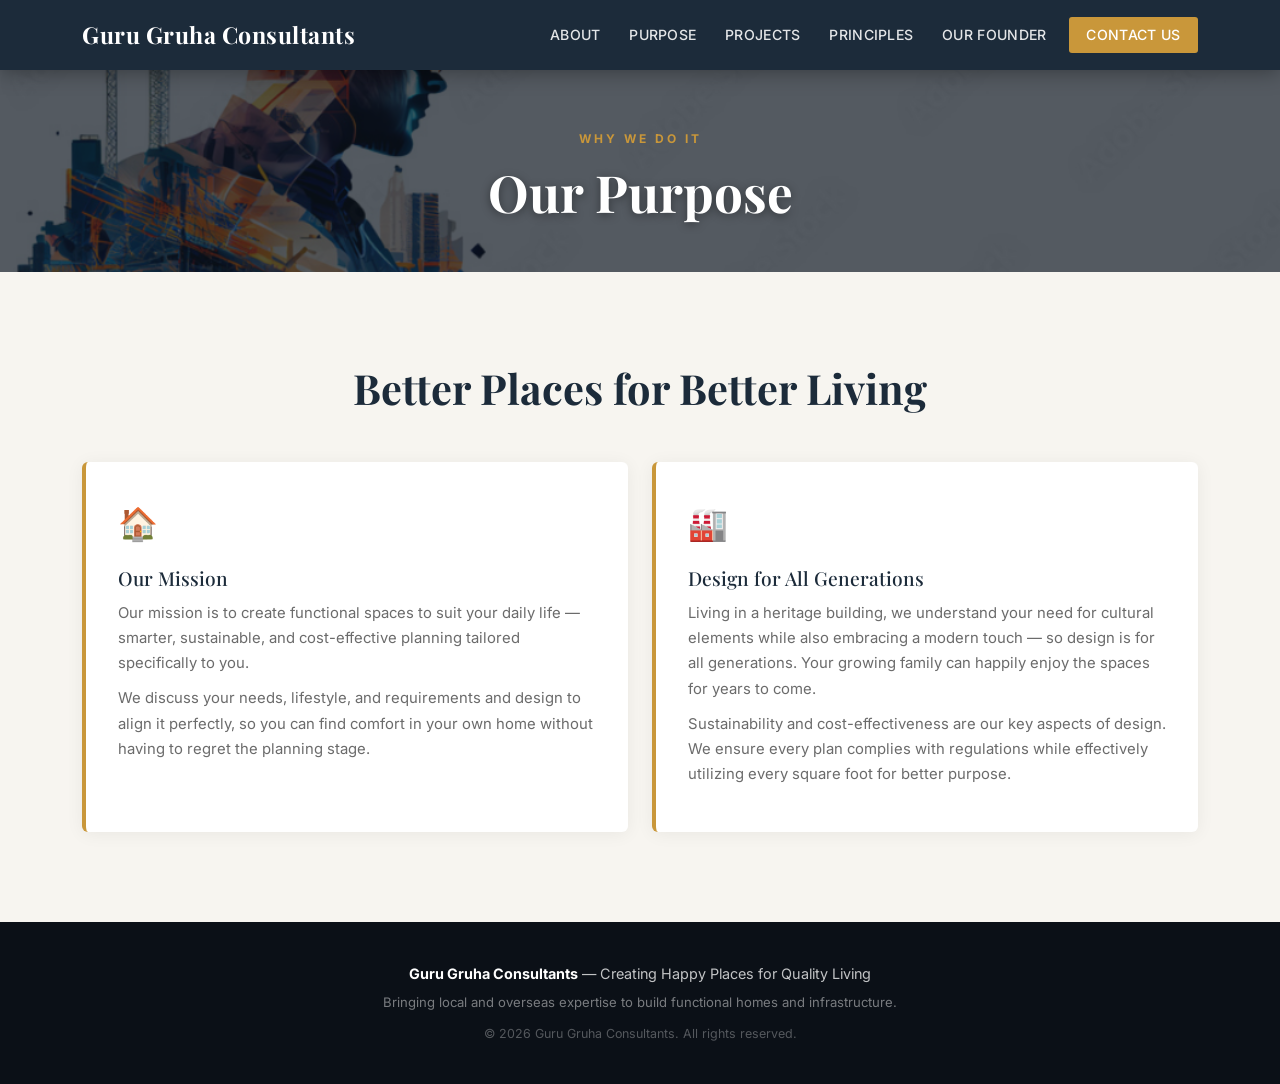
<file: website/purpose.html>
<!DOCTYPE html>
<html lang="en">
<head>
  <meta charset="UTF-8" />
  <meta name="viewport" content="width=device-width, initial-scale=1.0" />
  <title>Our Purpose | Guru Gruha Consultants</title>
  <link href="https://cdn.jsdelivr.net/npm/bootstrap@5.3.0/dist/css/bootstrap.min.css" rel="stylesheet" />
  <link href="https://fonts.googleapis.com/css2?family=Playfair+Display:wght@400;700&family=Inter:wght@300;400;500;600&display=swap" rel="stylesheet" />
  <link rel="stylesheet" href="style.css" />
</head>
<body>

  <!-- NAVBAR -->
  <nav class="navbar navbar-expand-lg navbar-dark fixed-top scrolled" id="mainNav">
    <div class="container">
      <a class="navbar-brand" href="index.html">Guru Gruha Consultants</a>
      <button class="navbar-toggler" type="button" data-bs-toggle="collapse" data-bs-target="#navbarNav">
        <span class="navbar-toggler-icon"></span>
      </button>
      <div class="collapse navbar-collapse" id="navbarNav">
        <ul class="navbar-nav ms-auto">
          <li class="nav-item"><a class="nav-link" href="about.html">About</a></li>
          <li class="nav-item"><a class="nav-link active" href="purpose.html">Purpose</a></li>
          <li class="nav-item"><a class="nav-link" href="projects.html">Projects</a></li>
          <li class="nav-item"><a class="nav-link" href="principles.html">Principles</a></li>
          <li class="nav-item"><a class="nav-link" href="founder.html">Our Founder</a></li>
          <li class="nav-item"><a class="nav-link btn-contact" href="contact.html">Contact Us</a></li>
        </ul>
      </div>
    </div>
  </nav>

  <!-- PAGE HERO -->
  <div class="page-hero">
    <div class="page-hero-overlay"></div>
    <div class="container text-center text-white page-hero-content">
      <span class="section-label">Why We Do It</span>
      <h1>Our Purpose</h1>
    </div>
  </div>

  <!-- PURPOSE CONTENT -->
  <section class="section-pad bg-light">
    <div class="container">
      <div class="text-center mb-5">
        <h2 class="section-title">Better Places for Better Living</h2>
      </div>
      <div class="row g-4">
        <div class="col-lg-6">
          <div class="purpose-card h-100">
            <div class="purpose-icon">&#127968;</div>
            <h4>Our Mission</h4>
            <p>
              Our mission is to create functional spaces to suit your daily life —
              smarter, sustainable, and cost-effective planning tailored specifically to you.
            </p>
            <p>
              We discuss your needs, lifestyle, and requirements and design to align it perfectly,
              so you can find comfort in your own home without having to regret the planning stage.
            </p>
          </div>
        </div>
        <div class="col-lg-6">
          <div class="purpose-card h-100">
            <div class="purpose-icon">&#127981;</div>
            <h4>Design for All Generations</h4>
            <p>
              Living in a heritage building, we understand your need for cultural elements while also
              embracing a modern touch — so design is for all generations. Your growing family can
              happily enjoy the spaces for years to come.
            </p>
            <p>
              Sustainability and cost-effectiveness are our key aspects of design. We ensure every
              plan complies with regulations while effectively utilizing every square foot for better purpose.
            </p>
          </div>
        </div>
      </div>
    </div>
  </section>

  <!-- FOOTER -->
  <footer class="footer">
    <div class="container text-center">
      <p class="mb-1"><strong>Guru Gruha Consultants</strong> &mdash; Creating Happy Places for Quality Living</p>
      <p class="footer-small">Bringing local and overseas expertise to build functional homes and infrastructure.</p>
      <p class="footer-copy">&copy; 2026 Guru Gruha Consultants. All rights reserved.</p>
    </div>
  </footer>

  <script src="https://cdn.jsdelivr.net/npm/bootstrap@5.3.0/dist/js/bootstrap.bundle.min.js"></script>
</body>
</html>
</file>
<file: style.css>
/* ============================================
   Guru Gruha Consultants — style.css
   Stack: Bootstrap 5 + Playfair Display + Inter
   ============================================ */

/* ── Variables ────────────────────────────── */
:root {
  --navy:      #1c2b3a;
  --gold:      #c9973a;
  --gold-dark: #a97d2e;
  --off-white: #f7f5f0;
  --light-bg:  #f0ede8;
  --dark-bg:   #111820;
  --text:      #2d2d2d;
  --text-muted:#6b6b6b;
  --radius:    6px;
  --transition: 0.3s ease;
}

/* ── Animations ───────────────────────────── */
@keyframes fadeInUp {
  from {
    opacity: 0;
    transform: translateY(30px);
  }
  to {
    opacity: 1;
    transform: translateY(0);
  }
}

/* ── Tab Layout System ────────────────────── */
body.tab-layout {
  overflow: hidden !important;
  height: 100vh;
  margin: 0;
}

/* ALL panels: hidden, full-viewport, stacked */
.page-panel {
  display: none !important;
  position: fixed !important;
  top: 0;
  left: 0;
  width: 100%;
  height: 100%;
  z-index: 200;
  overflow-y: auto;
  overflow-x: hidden;
  -webkit-overflow-scrolling: touch;
  background: #fff;
}

/* Only the active panel is visible */
.page-panel.active {
  display: block !important;
}

/* Inner panels: offset for fixed navbar */
.panel-scrollable {
  padding-top: 70px;
}

/* Home panel background */
#panel-home {
  background-color: #1c2b3a;
  background-image: url('images/hero.jpg');
  background-size: cover;
  background-position: center;
}

/* Hero overlay sits behind content */
#panel-home > .hero-overlay {
  position: fixed;
  inset: 0;
  background: rgba(12, 20, 30, 0.62);
  z-index: 0;
  pointer-events: none;
}

/* Full-viewport hero wrapper — founders only visible on scroll */
.hero-viewport {
  position: relative;
  z-index: 1;
  min-height: 100vh;
  display: flex;
  flex-direction: column;
  align-items: center;
  justify-content: center;
}

.hero-viewport .hero-content {
  flex: 1;
  display: flex;
  flex-direction: column;
  align-items: center;
  justify-content: center;
}

/* Subtle scroll hint */
.hero-scroll-hint {
  display: block;
  text-align: center;
  width: 100%;
  padding: 1rem 0 1.5rem;
  font-size: 0.75rem;
  letter-spacing: 1.5px;
  color: rgba(255,255,255,0.5);
  text-transform: uppercase;
  white-space: nowrap;
  animation: bounce 2s infinite;
  position: relative;
  z-index: 2;
}

@keyframes bounce {
  0%, 100% { transform: translateY(0); }
  50%       { transform: translateY(6px); }
}

/* Home team strip */
.home-expertise-strip {
  position: relative;
  z-index: 1;
  background: transparent;
  padding: 0;
  min-height: auto;
  display: block;
  width: 100%;
  overflow: hidden;
}

.expertise-header-viewport {
  position: relative;
  z-index: 2;
  padding: 30px 0 5px;
  display: flex;
  flex-direction: column;
  align-items: center;
  justify-content: center;
  background: url('images/expertise-bg.jpg');
  background-size: cover;
  background-position: center;
  background-attachment: scroll;
  background-color: #1c2b3a;
  width: 100vw;
  margin-left: calc(-50vw + 50%);
  margin-right: calc(-50vw + 50%);
  position: relative;
}

.expertise-header-viewport::before {
  content: '';
  position: absolute;
  inset: 0;
  background: rgba(0, 0, 0, 0.35);
  z-index: -1;
}

.expertise-header-viewport .container {
  padding: 0;
}

.home-expertise-strip .section-label {
  color: var(--gold);
}

.expertise-item {
  position: relative;
  margin-bottom: 0;
  width: 100vw;
  min-height: auto;
  padding: 2rem 0;
  display: flex;
  align-items: flex-start;
  justify-content: center;
  background-size: cover;
  background-position: center;
  background-attachment: scroll;
  background-color: #1c2b3a;
  transition: all 0.6s ease-in-out;
  opacity: 1;
  transform: translateY(0);
  animation: fadeInUp 0.8s ease-out;
  margin-left: calc(-50vw + 50%);
  margin-right: calc(-50vw + 50%);
}

.expertise-item::before {
  content: '';
  position: absolute;
  inset: 0;
  background: rgba(0, 0, 0, 0.45);
  z-index: 0;
  pointer-events: none;
}

.expertise-item:last-child {
  margin-bottom: 0;
}

.expertise-item-heritage {
  background-size: cover;
  background-position: center;
  background-attachment: scroll;
  background-color: #1c2b3a;
  min-height: 100vh;
  display: flex;
  flex-direction: column;
  justify-content: flex-start;
  align-items: center;
  padding: 0;
  overflow: hidden;
  position: relative;
}

.expertise-item-heritage::before {
  content: '';
  position: absolute;
  inset: 0;
  background: rgba(0, 0, 0, 0.45);
  z-index: 0;
  pointer-events: none;
}

.heritage-title-top {
  text-align: center;
  padding: 3rem 2rem 1rem;
  max-width: 900px;
  min-height: 30vh;
  display: flex;
  flex-direction: column;
  justify-content: center;
  align-items: center;
  position: relative;
  z-index: 1;
}

.heritage-description-bottom {
  text-align: center;
  padding: 4rem 2rem;
  max-width: 900px;
  margin: 0;
  position: relative;
  z-index: 1;
}

.expertise-overlay {
  position: relative;
  z-index: 1;
  width: 100%;
  max-width: 1200px;
  padding: 4rem 3rem;
  display: flex;
  align-items: center;
  justify-content: center;
}

.expertise-item-bottom-right .expertise-overlay {
  max-width: 100%;
  padding: 4rem 6rem 6rem 4rem;
  align-items: flex-end;
  justify-content: flex-end;
}

.expertise-item-bottom-right .expertise-content {
  max-width: 600px;
  text-align: right;
}

.expertise-item-bottom-right .expertise-heading {
  text-align: right;
}

.expertise-item-bottom-right .expertise-divider {
  margin-left: auto;
  margin-right: 0;
}

.expertise-item-bottom-right .expertise-description {
  text-align: right;
  margin-left: auto;
  margin-right: 0;
}

.expertise-item-top-left .expertise-overlay {
  max-width: 100%;
  padding: 1rem 4rem 4rem 4rem;
  align-items: flex-start;
  justify-content: flex-start;
}

.expertise-item-top-left .expertise-content {
  max-width: 750px;
  text-align: left;
}

.expertise-item-top-left .expertise-heading {
  text-align: left;
}

.expertise-item-top-left .expertise-divider {
  margin-left: 0;
  margin-right: auto;
}

.expertise-item-top-left .expertise-description {
  text-align: left;
  margin-left: 0;
  margin-right: auto;
}

.expertise-item-split .expertise-overlay {
  max-width: 1400px;
  padding: 0.5rem 1rem;
}

.expertise-item-split .expertise-content {
  text-align: left;
  padding: 0.5rem 0;
}

.expertise-item-split .expertise-heading {
  text-align: left;
  margin-bottom: 0.25rem;
}

.expertise-item-split .expertise-divider {
  margin-left: 0;
  margin-right: auto;
  max-width: 400px;
  margin-bottom: 0.75rem;
}

.expertise-item-split .expertise-description {
  text-align: left;
  margin-left: 0;
  margin-right: auto;
  margin-bottom: 0;
}

/* Two-column layout for expertise split items */
.expertise-row {
  display: grid;
  grid-template-columns: 1fr 1fr;
  gap: 2rem;
  align-items: center;
  width: 100%;
}

.expertise-col-text {
  width: 100%;
}

.expertise-col-image {
  width: 100%;
  overflow: hidden;
  display: flex;
  align-items: center;
  justify-content: center;
}

.expertise-split-img {
  width: 100%;
  height: auto;
  display: block;
  object-fit: contain;
  max-height: 400px;
  border-radius: var(--radius);
}

.expertise-image-right {
  width: 100%;
  overflow: hidden;
}

.expertise-image-right img {
  width: 100%;
  height: auto;
  display: block;
  object-fit: contain;
  min-height: 300px;
  max-height: 350px;
}

.expertise-content {
  background: transparent;
  padding: 2rem 1.5rem;
  border-radius: 8px;
  margin-bottom: 0;
  width: 100%;
}

.expertise-heading {
  font-family: 'Inter', sans-serif;
  font-size: clamp(1.5rem, 3vw, 2.5rem);
  font-weight: 900;
  color: #ffffff;
  text-align: center;
  letter-spacing: 2px;
  margin-bottom: 1.5rem;
  line-height: 1.3;
  text-transform: uppercase;
  text-shadow: 0 3px 10px rgba(0,0,0,0.95), 0 6px 20px rgba(0,0,0,0.9), 0 0 30px rgba(0,0,0,0.85);
}

.expertise-divider {
  width: 100%;
  max-width: 800px;
  height: 3px;
  background: #ffffff;
  margin: 0 auto 2rem auto;
  box-shadow: 0 2px 8px rgba(0,0,0,0.8);
}

.expertise-description {
  color: #ffffff;
  font-size: 1.1rem;
  line-height: 1.9;
  text-align: center;
  margin: 0 auto;
  font-weight: 700;
  text-shadow: 0 3px 10px rgba(0,0,0,0.95), 0 6px 20px rgba(0,0,0,0.9), 0 0 30px rgba(0,0,0,0.85);
  max-width: 900px;
}

/* Dual Images Layout */
.expertise-item-dual-images {
  background: transparent !important;
  min-height: auto;
  padding: 2rem 0;
}

.expertise-overlay-dual {
  width: 100%;
  max-width: 1400px;
  padding: 3rem;
  display: flex;
  flex-direction: column;
  align-items: center;
  justify-content: center;
  gap: 2rem;
}

.expertise-images-wrapper {
  display: grid;
  grid-template-columns: 1fr 1fr;
  gap: 2rem;
  width: 100%;
  align-items: stretch;
}

.expertise-image-dual {
  width: 100%;
  height: 320px;
  overflow: hidden;
  border-radius: 8px;
  display: flex;
  align-items: center;
  justify-content: center;
}

.expertise-image-dual img {
  width: 100%;
  height: 100%;
  display: block;
  object-fit: contain;
}

.expertise-content-dual {
  text-align: center;
  width: 100%;
  max-width: 1000px;
}

.expertise-content-dual .expertise-heading {
  text-align: center;
}

.expertise-content-dual .expertise-divider {
  margin-left: auto;
  margin-right: auto;
}

.expertise-content-dual .expertise-description {
  text-align: center;
  margin-left: auto;
  margin-right: auto;
}

.expertise-image {
  display: none;
}

.expertise-image img {
  display: none;
}

/* Project Item */
.project-item {
  position: relative;
  width: 100vw;
  min-height: 80vh;
  background-size: cover;
  background-position: center 35%;
  background-attachment: fixed;
  display: flex;
  align-items: center;
  justify-content: center;
  overflow: hidden;
  margin-left: calc(-50vw + 50%);
  margin-right: calc(-50vw + 50%);
}

.project-overlay {
  position: absolute;
  inset: 0;
  background: rgba(0, 0, 0, 0.6);
  display: flex;
  flex-direction: column;
  justify-content: space-between;
  align-items: stretch;
  padding: 3rem 2rem;
  z-index: 1;
}

.project-title-box {
  text-align: left;
  max-width: 500px;
  color: #ffffff;
  z-index: 2;
}

.project-description-box {
  text-align: right;
  max-width: 600px;
  color: #ffffff;
  z-index: 2;
  align-self: flex-end;
}

.project-content {
  text-align: center;
  max-width: 900px;
  color: #ffffff;
  z-index: 2;
}

.project-title {
  font-family: 'Playfair Display', serif;
  font-size: clamp(2rem, 4vw, 2.8rem);
  font-weight: 700;
  margin-bottom: 1rem;
  text-shadow: 0 3px 10px rgba(0,0,0,0.95), 0 6px 20px rgba(0,0,0,0.9), 0 0 30px rgba(0,0,0,0.85);
  letter-spacing: 1px;
}

.project-location {
  font-family: 'Inter', sans-serif;
  font-size: 1.2rem;
  font-weight: 600;
  color: #c9973a;
  margin-bottom: 1.5rem;
  text-shadow: 0 2px 8px rgba(0,0,0,0.8);
}

.project-description {
  font-family: 'Inter', sans-serif;
  font-size: 1rem;
  line-height: 1.8;
  font-weight: 500;
  text-shadow: 0 3px 10px rgba(0,0,0,0.95), 0 6px 20px rgba(0,0,0,0.9), 0 0 30px rgba(0,0,0,0.85);
}

/* Projects Gallery */
.projects-gallery {
  position: relative;
  width: 100vw;
  min-height: 100vh;
  background-size: cover;
  background-position: center;
  background-attachment: fixed;
  display: flex;
  align-items: center;
  justify-content: center;
  overflow: hidden;
  margin-left: calc(-50vw + 50%);
  margin-right: calc(-50vw + 50%);
}

.gallery-overlay {
  position: absolute;
  inset: 0;
  background: rgba(0, 0, 0, 0.55);
  display: flex;
  align-items: center;
  justify-content: center;
  padding: 3rem 2rem;
  z-index: 1;
}

.gallery-content {
  text-align: center;
  max-width: 900px;
  color: #ffffff;
  z-index: 2;
}

.gallery-title {
  font-family: 'Playfair Display', serif;
  font-size: clamp(2rem, 4vw, 2.8rem);
  font-weight: 700;
  margin-bottom: 1rem;
  text-shadow: 0 3px 10px rgba(0,0,0,0.95), 0 6px 20px rgba(0,0,0,0.9), 0 0 30px rgba(0,0,0,0.85);
  letter-spacing: 1px;
}

.gallery-location {
  font-family: 'Inter', sans-serif;
  font-size: 1.2rem;
  font-weight: 600;
  color: #c9973a;
  margin-bottom: 1.5rem;
  text-shadow: 0 2px 8px rgba(0,0,0,0.8);
}

.gallery-text {
  font-family: 'Inter', sans-serif;
  font-size: 1rem;
  line-height: 1.8;
  font-weight: 500;
  text-shadow: 0 3px 10px rgba(0,0,0,0.95), 0 6px 20px rgba(0,0,0,0.9), 0 0 30px rgba(0,0,0,0.85);
}

.gallery-image-container {
  width: 100%;
  height: 100%;
  overflow: hidden;
  display: flex;
  align-items: center;
  justify-content: center;
}

.gallery-image-container img {
  width: 100%;
  height: 100%;
  object-fit: cover;
  display: block;
}

/* Footer inside tab layout */
.panel-footer {
  flex-shrink: 0;
  position: relative;
  z-index: 2;
}

/* Panel inner banner (inner pages) */
.panel-page-hero {
  position: relative;
  min-height: 200px;
  display: flex;
  align-items: center;
  justify-content: center;
  background: linear-gradient(135deg, #1c2b3a 0%, #2c4a6e 100%);
  background-image: url('images/hero.jpg');
  background-size: cover;
  background-position: center;
}

.panel-page-hero .page-hero-overlay {
  position: absolute;
  inset: 0;
  background: rgba(12, 20, 30, 0.72);
}

.panel-page-hero .page-hero-content {
  position: relative;
  z-index: 2;
  padding: 2.5rem 1rem;
}

/* Projects panel dark bg */
#panel-projects .container.section-pad {
  background: var(--dark-bg);
  padding: 40px 0;
}

#panel-projects .text-center.mb-5 {
  margin-bottom: 1.5rem !important;
}

#panel-projects .text-white-50 {
  font-size: 0.85rem;
}

/* ── Base ─────────────────────────────────── */
*,
*::before,
*::after { box-sizing: border-box; }

html { scroll-behavior: smooth; }

body {
  font-family: 'Inter', sans-serif;
  color: var(--text);
  background: #fff;
  line-height: 1.7;
  overflow-x: hidden;
}

h1, h2, h3, h4, h5, h6 {
  font-family: 'Playfair Display', serif;
  line-height: 1.25;
}

img { max-width: 100%; height: auto; }

/* ── Navbar ───────────────────────────────── */
#mainNav {
  background: transparent;
  padding: 1.1rem 0;
  transition: background var(--transition), padding var(--transition), box-shadow var(--transition);
  z-index: 300;
}

#mainNav.scrolled {
  background: var(--navy);
  padding: 0.65rem 0;
  box-shadow: 0 2px 20px rgba(0, 0, 0, 0.35);
}

#mainNav .navbar-brand {
  font-family: 'Playfair Display', serif;
  font-size: 1.45rem;
  font-weight: 700;
  color: #fff;
  letter-spacing: 0.5px;
  text-decoration: none;
  display: flex;
  align-items: center;
  gap: 0.6rem;
}

.navbar-logo {
  height: 54px;
  width: auto;
  object-fit: contain;
  filter: drop-shadow(0 1px 3px rgba(0,0,0,0.3));
}

#mainNav .nav-link {
  color: rgba(255, 255, 255, 0.88);
  font-size: 0.88rem;
  font-weight: 500;
  letter-spacing: 0.3px;
  padding: 0.4rem 0.9rem;
  transition: color var(--transition);
  text-transform: uppercase;
}

#mainNav .nav-link:not(.active):hover {
  color: var(--gold);
}

#mainNav .nav-link.active,
#mainNav .nav-link.active:hover {
  color: var(--gold);
}

.btn-contact {
  background: var(--gold);
  color: #fff !important;
  border-radius: 3px;
  padding: 0.4rem 1.1rem !important;
  margin-left: 0.5rem;
  transition: background var(--transition), transform var(--transition);
}

.btn-contact:hover {
  background: var(--gold-dark);
  color: #fff !important;
  transform: translateY(-1px);
}

/* ── Hero ─────────────────────────────────── */
.hero {
  position: relative;
  min-height: 100vh;
  display: flex;
  align-items: center;
  justify-content: center;
  /* Solid fallback until a real image is added:
     Replace the gradient with: background-image: url('images/hero.jpg'); */
  background: linear-gradient(135deg, #1c2b3a 0%, #2c4a6e 50%, #1a3a2e 100%);
  background-size: cover;
  background-position: center;
}

.hero-overlay {
  position: absolute;
  inset: 0;
  background: linear-gradient(to bottom, rgba(15, 22, 30, 0.55) 0%, rgba(15, 22, 30, 0.75) 100%);
}

.hero-content {
  position: relative;
  z-index: 2;
  padding: 2rem 1rem;
}

.hero-tagline {
  font-size: 0.82rem;
  font-weight: 600;
  letter-spacing: 3px;
  text-transform: uppercase;
  color: var(--gold);
  margin-bottom: 1rem;
}

.hero-content h1 {
  font-size: clamp(2.4rem, 6vw, 4.2rem);
  font-weight: 700;
  line-height: 1.15;
  margin-bottom: 1.1rem;
  text-shadow: 0 2px 12px rgba(0,0,0,0.4);
}

.hero-sub {
  font-size: 0.95rem;
  letter-spacing: 1.5px;
  color: rgba(255,255,255,0.75);
  margin-bottom: 2rem;
  text-transform: uppercase;
}

.btn-hero {
  background: var(--gold);
  color: #fff;
  border: none;
  padding: 0.85rem 2.2rem;
  font-size: 0.9rem;
  font-weight: 600;
  letter-spacing: 0.5px;
  border-radius: var(--radius);
  text-decoration: none;
  display: inline-block;
  transition: background var(--transition), transform var(--transition), box-shadow var(--transition);
  box-shadow: 0 4px 18px rgba(201, 151, 58, 0.4);
}

.btn-hero:hover {
  background: var(--gold-dark);
  color: #fff;
  transform: translateY(-2px);
  box-shadow: 0 6px 24px rgba(201, 151, 58, 0.5);
}

/* ── Section Shared ───────────────────────── */
.section-pad { padding: 90px 0; }

/* Remove padding from section-pad containing full-width image sections */
.section-pad:has(.about-img-block.about-story) {
  padding-top: 0;
  padding-bottom: 0;
}

.about-story-image-section + .container.section-pad {
  padding-top: 0;
}

.about-story-image-section + .principles-image-section {
  margin-top: 0;
}

.principles-image-section + .container.section-pad {
  padding-top: 0;
}

.section-label {
  display: inline-block;
  font-size: 1.1rem;
  font-weight: 700;
  letter-spacing: 3px;
  text-transform: uppercase;
  color: var(--gold);
  margin-bottom: 0.65rem;
}

.section-label.light {
  color: var(--gold);
}

.section-title {
  font-size: clamp(1.75rem, 3.5vw, 2.6rem);
  font-weight: 700;
  color: var(--navy);
  margin-bottom: 1.1rem;
}

.section-title.text-white { color: #fff; }

.section-text {
  color: var(--text-muted);
  font-size: 0.97rem;
  margin-bottom: 1rem;
}

/* ── Background Variants ──────────────────── */
.bg-white     { background: #fff !important; }
.bg-light     { background: var(--off-white) !important; }
.bg-dark-custom { background: var(--dark-bg) !important; }
.bg-accent    { background: var(--navy) !important; }

/* ── About ────────────────────────────────── */
.stats-row {
  display: flex;
  gap: 2.5rem;
  margin-top: 2rem;
  flex-wrap: wrap;
}

.stat-item h3 {
  font-size: 2rem;
  font-weight: 700;
  color: var(--gold);
  margin-bottom: 0.1rem;
}

.stat-item p {
  font-size: 0.82rem;
  font-weight: 500;
  color: var(--text-muted);
  text-transform: uppercase;
  letter-spacing: 0.5px;
  margin: 0;
}

.about-img-block {
  position: relative;
  overflow: hidden;
  width: 100%;
  height: auto;
}

.about-img-block.about-story {
  min-height: 100vh;
  background: url('images/hero2.jpg') center/cover no-repeat;
  background-attachment: fixed;
  display: flex;
  align-items: center;
  justify-content: center;
  position: relative;
  margin-left: -15px;
  margin-right: -15px;
}

@media (min-width: 768px) {
  .about-img-block.about-story {
    margin-left: calc(-50vw + 50%);
    margin-right: calc(-50vw + 50%);
  }
}

.about-img-overlay {
  position: relative;
  z-index: 2;
  padding: 4rem 3rem;
  max-width: 1400px;
  width: 100%;
}

.about-img-label {
  display: block;
  font-size: 1.6rem;
  font-weight: 800;
  letter-spacing: 3px;
  text-transform: uppercase;
  color: #ffffff;
  margin-bottom: 1rem;
  text-shadow: 0 2px 8px rgba(0,0,0,0.9), 0 4px 16px rgba(0,0,0,0.9), 0 0 20px rgba(0,0,0,0.8);
}

.about-img-title {
  font-family: 'Playfair Display', serif;
  font-size: clamp(2.5rem, 5vw, 4rem);
  font-weight: 700;
  color: var(--gold);
  margin: 0 0 2rem 0;
  line-height: 1.2;
  text-shadow: 0 2px 8px rgba(0,0,0,0.9), 0 4px 16px rgba(0,0,0,0.7);
}

.about-img-text {
  color: #ffffff;
  font-size: 1.3rem;
  line-height: 1.8;
  margin-bottom: 1.5rem;
  text-shadow: 0 2px 8px rgba(0,0,0,0.9), 0 4px 16px rgba(0,0,0,0.7);
  font-weight: 700;
  max-width: 900px;
}

.stats-row-overlay {
  display: flex;
  gap: 3.5rem;
  margin-top: 3rem;
  flex-wrap: wrap;
}

.stat-item-overlay h3 {
  font-size: 3.5rem;
  font-weight: 700;
  color: var(--gold-dark);
  margin-bottom: 0.2rem;
  text-shadow: 0 2px 8px rgba(0,0,0,0.9), 0 4px 16px rgba(0,0,0,0.7);
}

.stat-item-overlay p {
  font-size: 1.1rem;
  font-weight: 700;
  color: #ffffff;
  text-transform: uppercase;
  letter-spacing: 1px;
  margin: 0;
  text-shadow: 0 2px 8px rgba(0,0,0,0.9);
}

.purpose-card {
  background: #fff;
  border-radius: var(--radius);
  padding: 1.3rem;
  box-shadow: 0 18px 40px rgba(17, 24, 34, 0.08);
  min-height: 100%;
}

.purpose-card img {
  width: 100%;
  aspect-ratio: 4 / 3;
  object-fit: contain;
  border-radius: calc(var(--radius) - 2px);
  margin-bottom: 1rem;
  background: #f7f5f0;
}

.purpose-card h4 {
  font-size: 1.1rem;
  margin-bottom: 0.75rem;
  color: var(--navy);
}

.purpose-card p {
  color: var(--text-muted);
  line-height: 1.75;
}

/* Placeholder — remove once you add a real <img> */
.about-img {
  width: 100%;
  height: auto;
  min-height: 300px;
  aspect-ratio: 4 / 3;
  -webkit-appearance: none;
  object-fit: cover;
  -webkit-object-fit: cover;
  border-radius: var(--radius);
  display: block;
  -webkit-font-smoothing: antialiased;
}

/* Gold accent bar next to image */
.about-img-block::before {
  content: '';
  position: absolute;
  top: -12px;
  left: -12px;
  width: 80px;
  height: 80px;
  border-top: 4px solid var(--gold);
  border-left: 4px solid var(--gold);
  border-radius: 2px;
  z-index: 1;
}

/* ── Founder Cards (two-up layout) ───────── */
.founder-card {
  background: #fff;
  border: 1px solid rgba(201, 151, 58, 0.18);
  border-radius: calc(var(--radius) * 1.1);
  padding: 2rem;
  box-shadow: 0 32px 65px rgba(17, 24, 34, 0.15);
  height: 100%;
  transition: box-shadow var(--transition), border-color var(--transition);
}

.founder-card:hover {
  transform: none;
  box-shadow: 0 22px 48px rgba(17, 24, 34, 0.12);
  border-color: rgba(201, 151, 58, 0.14);
}

.founder-card {
  cursor: default;
}

.founder-card-header {
  display: flex;
  flex-direction: column;
  align-items: center;
  gap: 1rem;
  margin-bottom: 0.5rem;
  padding: 1rem;
  border-radius: calc(var(--radius) - 2px);
  background: transparent;
  text-align: center;
}

.founder-photo-container {
  position: relative;
  display: inline-block;
  padding-right: 45px;
}

.linkedin-icon-btn {
  position: absolute;
  bottom: 20px;
  right: -10px;
  display: flex;
  align-items: center;
  justify-content: center;
  width: 65px;
  height: 65px;
  background: transparent;
  border-radius: 50%;
  transition: transform 0.3s ease, box-shadow 0.3s ease;
  box-shadow: 0 6px 20px rgba(0, 119, 181, 0.4);
  border: none;
  z-index: 10;
  overflow: hidden;
}

.linkedin-icon-btn:hover {
  transform: scale(1.15);
  box-shadow: 0 8px 28px rgba(0, 119, 181, 0.6);
}

.linkedin-icon {
  width: 100%;
  height: 100%;
  object-fit: cover;
  border-radius: 50%;
}

.founder-card .founder-photo-wrap {
  flex-shrink: 0;
  background: transparent;
  padding: 0;
  border-radius: 50%;
}

.founder-card .founder-photo {
  width: 320px;
  height: 320px;
  border-radius: 50%;
  object-fit: cover;
  border: 3px solid var(--gold);
  box-shadow: 0 8px 20px rgba(0,0,0,0.12);
  display: block;
}

.founder-card .founder-photo-wrap::after { display: none; }

.founder-card-intro { 
  flex: 1;
  text-align: center;
}

.founder-card-name {
  font-size: 1.6rem;
  color: var(--navy);
  margin-bottom: 0.5rem;
  margin-top: 0.5rem;
}

/* ── Expertise tags ───────────────────────── */
.expertise-tags {
  display: flex;
  flex-wrap: wrap;
  gap: 0.5rem;
}

.expertise-tag {
  background: var(--off-white);
  border: 1px solid #ddd;
  color: var(--navy);
  font-size: 0.78rem;
  font-weight: 600;
  padding: 0.3rem 0.75rem;
  border-radius: 30px;
  letter-spacing: 0.3px;
}

/* ── Career Timeline ──────────────────────── */
.timeline-heading {
  font-size: 0.75rem;
  font-weight: 700;
  letter-spacing: 2px;
  text-transform: uppercase;
  color: var(--gold);
  margin-bottom: 1rem;
}

.career-timeline {
  border-left: 2px solid #e0d8cc;
  padding-left: 1.5rem;
  margin-left: 0.5rem;
}

.timeline-item {
  position: relative;
  padding-bottom: 1.6rem;
}

.timeline-item:last-child { padding-bottom: 0; }

.timeline-item::before {
  content: '';
  position: absolute;
  left: -1.93rem;
  top: 5px;
  width: 10px;
  height: 10px;
  border-radius: 50%;
  background: var(--gold);
  border: 2px solid #fff;
  box-shadow: 0 0 0 2px var(--gold);
}

.timeline-year {
  font-size: 0.75rem;
  font-weight: 700;
  color: var(--gold);
  letter-spacing: 0.5px;
  margin-bottom: 0.2rem;
}

.timeline-body h6 {
  font-family: 'Playfair Display', serif;
  font-size: 1rem;
  color: var(--navy);
  margin-bottom: 0.15rem;
}

.timeline-org {
  font-size: 0.8rem;
  font-weight: 600;
  color: var(--text-muted);
  text-transform: uppercase;
  letter-spacing: 0.4px;
  margin-bottom: 0.5rem;
}

.timeline-body ul {
  margin: 0;
  padding-left: 1.1rem;
}

.timeline-body ul li {
  font-size: 0.85rem;
  color: var(--text-muted);
  margin-bottom: 0.25rem;
  line-height: 1.5;
}

.founder-credentials {
  color: rgba(44, 53, 70, 0.75);
  font-size: 1rem;
  margin: 0;
  letter-spacing: 0.3px;
  font-weight: 600;
}

/* ── Founder (old single layout) ─────────── */
.founder-photo-wrap {
  display: inline-block;
  position: relative;
}

.founder-photo {
  width: 260px;
  height: 260px;
  object-fit: cover;
  border-radius: 50%;
  border: 5px solid #fff;
  box-shadow: 0 8px 32px rgba(0,0,0,0.15);
  display: block;
  margin: 0 auto;
}

.founder-photo-wrap::after {
  content: '';
  position: absolute;
  inset: -10px;
  border-radius: 50%;
  border: 2px solid var(--gold);
  opacity: 0.5;
}

.founder-role {
  font-size: 1.25rem;
  font-weight: 700;
  color: var(--gold);
  letter-spacing: 0.5px;
  margin-bottom: 1rem;
  margin-top: 0;
}

.founder-quals {
  display: flex;
  flex-direction: column;
  gap: 0.65rem;
  margin-top: 1.4rem;
}

.qual-item {
  display: flex;
  align-items: center;
  gap: 1rem;
}

.qual-year {
  background: var(--gold);
  color: #fff;
  font-size: 0.75rem;
  font-weight: 700;
  padding: 0.2rem 0.6rem;
  border-radius: 3px;
  white-space: nowrap;
  letter-spacing: 0.3px;
}

.qual-text {
  font-size: 0.93rem;
  color: var(--text);
  font-weight: 500;
}

.founder-contact {
  display: flex;
  flex-wrap: wrap;
  gap: 1rem;
}

.founder-link {
  display: inline-flex;
  align-items: center;
  gap: 0.4rem;
  font-size: 0.9rem;
  color: var(--navy);
  font-weight: 500;
  text-decoration: none;
  background: #fff;
  border: 1px solid #ddd;
  padding: 0.45rem 1rem;
  border-radius: 30px;
  transition: background var(--transition), border-color var(--transition), color var(--transition);
}

.founder-link:hover {
  background: var(--gold);
  border-color: var(--gold);
  color: #fff;
}

/* ── Purpose Cards ────────────────────────── */
.purpose-card {
  background: #fff;
  border-radius: var(--radius);
  padding: 2.2rem 2rem;
  border-left: 4px solid var(--gold);
  box-shadow: 0 2px 18px rgba(0,0,0,0.06);
  transition: transform var(--transition), box-shadow var(--transition);
}

.purpose-card:hover {
  transform: translateY(-4px);
  box-shadow: 0 8px 30px rgba(0,0,0,0.1);
}

.purpose-icon {
  font-size: 2rem;
  margin-bottom: 0.9rem;
}

.purpose-card h4 {
  font-size: 1.2rem;
  color: var(--navy);
  margin-bottom: 0.7rem;
}

.purpose-card p {
  font-size: 0.93rem;
  color: var(--text-muted);
  margin-bottom: 0.6rem;
}

/* ── About Story Image Section ────────────────────────── */
.about-story-image-section {
  width: 100%;
  min-height: 100vh;
  background: url('images/about-story.jpg') center/cover no-repeat;
  background-attachment: scroll;
  background-color: #1c2b3a;
  background-size: cover;
  background-position: center;
  -webkit-background-size: cover;
  display: flex;
  align-items: center;
  justify-content: center;
  position: relative;
  overflow: hidden;
  padding: 5rem 2rem;
  margin-left: 0;
  margin-right: 0;
}

.about-story-overlay {
  position: relative;
  z-index: 2;
  max-width: 1200px;
  width: 100%;
  background: rgba(0, 0, 0, 0.35);
  padding: 3rem 2.5rem;
  border-radius: 12px;
  backdrop-filter: blur(2px);
}

.about-story-label {
  color: #ffffff;
  font-size: 1.6rem;
  font-weight: 800;
  text-transform: uppercase;
  letter-spacing: 3px;
  margin-bottom: 1rem;
  text-shadow: 0 2px 8px rgba(0,0,0,0.9), 0 4px 16px rgba(0,0,0,0.9), 0 0 20px rgba(0,0,0,0.8);
  display: block;
}

.about-story-heading {
  font-size: 2.5rem;
  font-weight: 700;
  color: var(--gold);
  margin-bottom: 1.5rem;
  text-shadow: 0 2px 8px rgba(0,0,0,0.9), 0 4px 16px rgba(0,0,0,0.7);
}

.about-story-intro {
  color: #ffffff;
  font-size: 1.2rem;
  line-height: 1.8;
  margin-bottom: 1rem;
  text-shadow: 0 2px 8px rgba(0,0,0,0.9), 0 4px 16px rgba(0,0,0,0.7);
  font-weight: 600;
  max-width: 900px;
  margin-left: auto;
  margin-right: auto;
}

.about-story-title {
  font-size: 1.8rem;
  font-weight: 700;
  color: var(--gold);
  margin-bottom: 1rem;
  text-shadow: 0 2px 8px rgba(0,0,0,0.9), 0 4px 16px rgba(0,0,0,0.7);
}

.about-story-text {
  color: #ffffff;
  font-size: 1.1rem;
  line-height: 1.7;
  margin-bottom: 1rem;
  text-shadow: 0 2px 8px rgba(0,0,0,0.9), 0 4px 16px rgba(0,0,0,0.7);
  font-weight: 600;
}

/* ── Principles Image Section ────────────────────────── */
.principles-image-section {
  width: 100%;
  min-height: 100vh;
  background: url('images/about-story2.jpg') center/cover no-repeat;
  background-attachment: scroll;
  background-color: #1c2b3a;
  background-size: cover;
  background-position: center;
  -webkit-background-size: cover;
  display: flex;
  align-items: center;
  justify-content: center;
  position: relative;
  overflow: hidden;
  padding: 5rem 2rem;
  margin-left: 0;
  margin-right: 0;
}

.principles-overlay {
  position: relative;
  z-index: 2;
  max-width: 1400px;
  width: 100%;
  background: rgba(0, 0, 0, 0.35);
  padding: 3rem 2.5rem;
  border-radius: 12px;
  backdrop-filter: blur(2px);
}

.principles-label {
  color: #ffffff;
  font-size: 1.6rem;
  font-weight: 800;
  text-transform: uppercase;
  letter-spacing: 3px;
  margin-bottom: 1rem;
  text-shadow: 0 2px 8px rgba(0,0,0,0.9), 0 4px 16px rgba(0,0,0,0.9), 0 0 20px rgba(0,0,0,0.8);
  display: block;
}

.principles-heading {
  font-size: 2.5rem;
  font-weight: 700;
  color: var(--gold);
  margin-bottom: 1.5rem;
  text-shadow: 0 2px 8px rgba(0,0,0,0.9), 0 4px 16px rgba(0,0,0,0.7);
}

.principle-text-card h4 {
  font-size: 1.4rem;
  font-weight: 700;
  color: var(--gold);
  margin-bottom: 1rem;
  text-shadow: 0 2px 8px rgba(0,0,0,0.9);
}

.principle-text-card p {
  color: #ffffff;
  font-size: 1rem;
  line-height: 1.7;
  margin-bottom: 0;
  text-shadow: 0 2px 8px rgba(0,0,0,0.9), 0 4px 16px rgba(0,0,0,0.7);
  font-weight: 600;
}

/* ── Project Cards (Icon-based for projects.html) ────────────────────────── */
.bg-dark-custom .project-card {
  background: rgba(255,255,255,0.05);
  border: 1px solid rgba(255,255,255,0.1);
  border-radius: var(--radius);
  padding: 1.8rem 1rem;
  text-align: center;
  color: #fff;
  transition: background var(--transition), border-color var(--transition), transform var(--transition);
  cursor: default;
}

.bg-dark-custom .project-card:hover {
  background: rgba(201, 151, 58, 0.15);
  border-color: var(--gold);
  transform: translateY(-3px);
}

.project-icon {
  font-size: 2.2rem;
  margin-bottom: 0.7rem;
  display: block;
}

.bg-dark-custom .project-card h5 {
  font-family: 'Inter', sans-serif;
  font-size: 0.9rem;
  font-weight: 600;
  letter-spacing: 0.3px;
  margin: 0;
  color: rgba(255,255,255,0.9);
}

/* ── Projects Carousel Grid ───────────────── */
.projects-carousel-grid {
  display: grid;
  grid-template-columns: repeat(4, 1fr);
  gap: 1rem;
  width: 100%;
}

.projects-carousel-grid .project-card {
  background: #fff;
  border-radius: var(--radius);
  overflow: hidden;
  box-shadow: 0 2px 8px rgba(0,0,0,0.08);
  transition: transform var(--transition), box-shadow var(--transition);
  cursor: pointer;
  display: flex;
  flex-direction: column;
  height: 100%;
}

.projects-carousel-grid .project-card:hover {
  transform: translateY(-4px);
  box-shadow: 0 8px 20px rgba(0,0,0,0.15);
}

.carousel-container {
  width: 100%;
  height: 160px;
  overflow: hidden;
  background: #f0ede8;
  display: flex;
  align-items: center;
  justify-content: center;
}

.carousel-wrapper {
  width: 100%;
  height: 100%;
  overflow: hidden;
  display: flex;
  align-items: center;
  justify-content: center;
}

.carousel-image {
  width: 100%;
  height: 100%;
  object-fit: cover;
  display: block;
}

.project-card-info {
  padding: 1rem;
  flex-grow: 1;
  display: flex;
  flex-direction: column;
  justify-content: space-between;
  background: #fff;
}

.carousel-title-link {
  display: block;
  text-decoration: none;
  color: inherit;
}

.carousel-title {
  font-family: 'Playfair Display', serif;
  font-size: 0.9rem;
  font-weight: 700;
  color: var(--navy);
  margin: 0 0 0.35rem 0;
  line-height: 1.3;
}

.carousel-location {
  font-family: 'Inter', sans-serif;
  font-size: 0.75rem;
  font-weight: 600;
  color: var(--gold);
  margin: 0;
  text-transform: uppercase;
  letter-spacing: 0.4px;
}

/* ── Project Showcase (Projects Page) ──────────────────────── */
.project-showcase {
  background: #fff;
  border-radius: var(--radius);
  overflow: hidden;
  box-shadow: 0 4px 20px rgba(0,0,0,0.08);
  transition: box-shadow var(--transition);
  margin-bottom: 3rem;
}

.project-showcase:hover {
  box-shadow: 0 6px 30px rgba(0,0,0,0.12);
}

.project-showcase-title {
  font-family: 'Playfair Display', serif;
  font-size: 1.8rem;
  font-weight: 700;
  color: var(--navy);
  text-align: center;
  padding: 2rem 1rem 1.5rem;
  margin: 0;
  border-bottom: 2px solid var(--gold);
}

/* Vertical Image Gallery */
.vertical-image-gallery {
  position: relative;
  background: #f0ede8;
  width: 100%;
}

.gallery-viewer {
  position: relative;
  width: 100%;
  background: #f0ede8;
}

.image-display-container {
  position: relative !important;
  width: 100% !important;
  height: 500px !important;
  background: #f0ede8 !important;
  overflow: hidden !important;
  display: block !important;
}

/* ALL IMAGES - COMPLETELY HIDDEN FROM LAYOUT */
.vertical-image-gallery .gallery-viewer .image-display-container img.gallery-img {
  position: absolute !important;
  top: 0 !important;
  left: 0 !important;
  width: 100% !important;
  height: 100% !important;
  object-fit: cover !important;
  margin: 0 !important;
  padding: 0 !important;
  border: none !important;
  display: none !important;
  z-index: 0 !important;
  pointer-events: none !important;
}

/* ONLY ACTIVE IMAGE - FULLY VISIBLE */
.vertical-image-gallery .gallery-viewer .image-display-container img.gallery-img.active {
  display: block !important;
  z-index: 10 !important;
  pointer-events: auto !important;
  opacity: 1 !important;
  visibility: visible !important;
}


/* Navigation Arrows */
.nav-arrow {
  position: absolute;
  top: 50%;
  transform: translateY(-50%);
  z-index: 10;
  background: rgba(28, 43, 58, 0.8);
  color: #ffffff;
  border: none;
  width: 50px;
  height: 50px;
  border-radius: 50%;
  font-size: 2.5rem;
  line-height: 1;
  cursor: pointer;
  display: flex;
  align-items: center;
  justify-content: center;
  transition: all 0.3s ease;
  box-shadow: 0 4px 12px rgba(0, 0, 0, 0.3);
  padding: 0;
}

.nav-arrow:hover {
  background: var(--gold);
  transform: translateY(-50%) scale(1.1);
  box-shadow: 0 6px 16px rgba(201, 151, 58, 0.5);
}

.nav-arrow:active {
  transform: translateY(-50%) scale(0.95);
}

.nav-arrow-left {
  left: 15px;
}

.nav-arrow-right {
  right: 15px;
}

/* Navigation Dots */
.image-dots {
  display: flex;
  justify-content: center;
  align-items: center;
  padding: 1.5rem 0;
  gap: 12px;
  background: #fff;
}

.image-dots .dot {
  width: 12px;
  height: 12px;
  border-radius: 50%;
  background-color: rgba(28, 43, 58, 0.3);
  border: 2px solid rgba(28, 43, 58, 0.4);
  cursor: pointer;
  transition: all 0.3s ease;
  display: inline-block;
}

.image-dots .dot:hover {
  background-color: rgba(201, 151, 58, 0.5);
  border-color: var(--gold);
}

.image-dots .dot.active {
  background-color: var(--gold);
  border-color: var(--gold);
  transform: scale(1.3);
}

.project-overview {
  padding: 2rem;
  background: #fff;
  border-top: 1px solid #e8e4de;
}

.project-overview p {
  font-family: 'Inter', sans-serif;
  font-size: 1.05rem;
  line-height: 1.7;
  color: var(--text-muted);
  margin: 0;
  text-align: center;
}

/* ── Principle Cards ──────────────────────── */
.principle-card {
  background: #fff;
  border-radius: var(--radius);
  padding: 0;
  height: 100%;
  box-shadow: 0 2px 18px rgba(0,0,0,0.06);
  transition: transform var(--transition), box-shadow var(--transition);
  border-top: 3px solid transparent;
  overflow: hidden;
  position: relative;
  min-height: 600px;
  background-size: cover;
  background-position: center;
}

.principle-card-commitment {
  background-image: url('images/principle-commitment.jpg');
}

.principle-card-quality {
  background-image: url('images/principle-quality.jpg');
}

.principle-card-value {
  background-image: url('images/principle-value.jpg');
}

.principle-card-sustainability {
  background-image: url('images/principle-sustainability.jpg');
}

.principle-card:hover {
  transform: translateY(-4px);
  box-shadow: 0 8px 30px rgba(0,0,0,0.1);
  border-top-color: var(--gold);
}

.principle-card-overlay {
  position: relative;
  height: 100%;
  display: flex;
  flex-direction: column;
  justify-content: flex-end;
  padding: 2.5rem;
  background: linear-gradient(to bottom, rgba(0,0,0,0.2) 0%, rgba(0,0,0,0.75) 100%);
}

.principle-card img {
  display: none;
}

.principle-num {
  display: none;
}

.principle-card h4 {
  font-size: 2.2rem;
  font-weight: 700;
  color: #ffffff;
  margin: 0 0 1.2rem 0;
  text-shadow: 0 2px 8px rgba(0,0,0,0.9);
  z-index: 2;
}

.principle-card > div:first-child {
  position: relative;
}

.principle-card > div:first-child::before {
  display: none;
}

.principle-card p {
  font-size: 1.25rem;
  color: #ffffff;
  margin: 0;
  padding: 0;
  line-height: 1.75;
  text-shadow: 0 2px 6px rgba(0,0,0,0.9);
  font-weight: 600;
}

/* ── Contact Form ─────────────────────────── */
.contact-form {
  max-width: 640px;
}

.contact-form .form-control {
  background: rgba(255,255,255,0.08);
  border: 1px solid rgba(255,255,255,0.2);
  color: #fff;
  border-radius: var(--radius);
  padding: 0.75rem 1rem;
  font-size: 0.93rem;
  transition: border-color var(--transition), background var(--transition);
}

.contact-form .form-control::placeholder { color: rgba(255,255,255,0.45); }

.contact-form .form-control:focus {
  background: rgba(255,255,255,0.12);
  border-color: var(--gold);
  box-shadow: 0 0 0 3px rgba(201, 151, 58, 0.2);
  color: #fff;
  outline: none;
}

.contact-form select.form-control option {
  background: var(--navy);
  color: #fff;
}

.btn-submit {
  background: var(--gold);
  color: #fff;
  border: none;
  padding: 0.8rem 2.4rem;
  font-size: 0.93rem;
  font-weight: 600;
  border-radius: var(--radius);
  letter-spacing: 0.4px;
  transition: background var(--transition), transform var(--transition), box-shadow var(--transition);
  box-shadow: 0 4px 18px rgba(201, 151, 58, 0.35);
}

.btn-submit:hover {
  background: var(--gold-dark);
  color: #fff;
  transform: translateY(-2px);
  box-shadow: 0 6px 22px rgba(201, 151, 58, 0.5);
}

/* ── Footer ───────────────────────────────── */
.footer {
  background: #0b1017;
  color: rgba(255,255,255,0.75);
  padding: 2.5rem 1rem;
  font-size: 0.9rem;
}

.footer strong { color: #fff; }

.footer-small {
  font-size: 0.82rem;
  color: rgba(255,255,255,0.45);
  margin-bottom: 0.4rem;
}

.footer-copy {
  font-size: 0.78rem;
  color: rgba(255,255,255,0.3);
  margin: 0;
  margin-top: 0.6rem;
}

/* ── Page Hero (inner pages) ──────────────── */
.page-hero {
  position: relative;
  min-height: 260px;
  display: flex;
  align-items: center;
  justify-content: center;
  background: linear-gradient(135deg, #1c2b3a 0%, #2c4a6e 100%);
  background-image: url('images/hero.jpg');
  background-size: cover;
  background-position: center;
  padding-top: 76px; /* offset fixed navbar */
}

.page-hero-overlay {
  position: absolute;
  inset: 0;
  background: rgba(12, 20, 30, 0.7);
}

.page-hero-content {
  position: relative;
  z-index: 2;
  padding: 3rem 1rem;
}

.page-hero-content h1 {
  font-size: clamp(3rem, 7vw, 5rem);
  font-weight: 700;
  margin: 0;
  text-shadow: 0 2px 10px rgba(0,0,0,0.4);
}

/* ── Hero logo (home page) ────────────────── */
.hero-logo {
  height: 100px;
  width: auto;
  filter: drop-shadow(0 2px 12px rgba(0,0,0,0.5));
}

/* ── Hero CTA row ─────────────────────────── */
.hero-cta-row {
  display: flex;
  gap: 1rem;
  justify-content: center;
  flex-wrap: wrap;
}

.btn-hero-outline {
  background: transparent;
  color: #fff;
  border: 2px solid rgba(255,255,255,0.6);
  padding: 0.85rem 2.2rem;
  font-size: 0.9rem;
  font-weight: 600;
  border-radius: var(--radius);
  text-decoration: none;
  display: inline-block;
  transition: background var(--transition), border-color var(--transition), transform var(--transition);
}

.btn-hero-outline:hover {
  background: rgba(255,255,255,0.12);
  border-color: #fff;
  color: #fff;
  transform: translateY(-2px);
}

/* ── Home Founder Strip ───────────────────── */
.home-founder-strip {
  padding: 60px 0;
  border-bottom: 1px solid #ede9e2;
}

.founder-strip-inner {
  display: flex;
  align-items: center;
  gap: 2.5rem;
  flex-wrap: wrap;
}

.founder-strip-photo {
  flex-shrink: 0;
}

.founder-strip-photo img {
  width: 120px;
  height: 120px;
  border-radius: 50%;
  object-fit: cover;
  border: 4px solid var(--gold);
  box-shadow: 0 4px 20px rgba(0,0,0,0.12);
}

.founder-strip-body {
  flex: 1;
  min-width: 220px;
}

.founder-strip-body h3 {
  font-size: 1.5rem;
  color: var(--navy);
  margin-bottom: 0.1rem;
}

.founder-strip-role {
  font-size: 0.85rem;
  color: var(--gold);
  font-weight: 600;
  letter-spacing: 0.5px;
  margin-bottom: 0.6rem;
}

.founder-strip-body p {
  font-size: 0.93rem;
  color: var(--text-muted);
  margin-bottom: 1rem;
}

.btn-outline-founder {
  display: inline-block;
  border: 2px solid var(--gold);
  color: var(--gold);
  padding: 0.45rem 1.2rem;
  border-radius: var(--radius);
  font-size: 0.88rem;
  font-weight: 600;
  text-decoration: none;
  transition: background var(--transition), color var(--transition);
}

.btn-outline-founder:hover {
  background: var(--gold);
  color: #fff;
}

.founder-strip-stats {
  display: flex;
  gap: 2rem;
  flex-shrink: 0;
  flex-wrap: wrap;
}

.fstrip-stat h4 {
  font-size: 1.7rem;
  font-weight: 700;
  color: var(--gold);
  margin-bottom: 0.1rem;
}

.fstrip-stat p {
  font-size: 0.78rem;
  color: var(--text-muted);
  text-transform: uppercase;
  letter-spacing: 0.5px;
  margin: 0;
}

/* ── Home Nav Cards ───────────────────────── */
.home-nav-card {
  display: flex;
  flex-direction: column;
  background: #fff;
  border: 1px solid #e8e4de;
  border-radius: var(--radius);
  padding: 2rem 1.6rem;
  text-decoration: none;
  color: var(--text);
  height: 100%;
  transition: transform var(--transition), box-shadow var(--transition), border-color var(--transition);
  position: relative;
}

.home-nav-card:hover {
  transform: translateY(-5px);
  box-shadow: 0 10px 35px rgba(0,0,0,0.1);
  border-color: var(--gold);
  color: var(--text);
}

.home-nav-card.hnc-highlight {
  background: var(--navy);
  color: #fff;
  border-color: var(--navy);
}

.home-nav-card.hnc-highlight h5,
.home-nav-card.hnc-highlight p { color: rgba(255,255,255,0.88); }

.home-nav-card.hnc-highlight:hover {
  border-color: var(--gold);
  background: #1e3450;
}

.hnc-icon {
  font-size: 2rem;
  margin-bottom: 0.8rem;
}

.home-nav-card h5 {
  font-family: 'Playfair Display', serif;
  font-size: 1.1rem;
  color: var(--navy);
  margin-bottom: 0.5rem;
}

.home-nav-card p {
  font-size: 0.88rem;
  color: var(--text-muted);
  flex: 1;
  margin-bottom: 1rem;
}

.hnc-arrow {
  font-size: 1.1rem;
  color: var(--gold);
  font-weight: 700;
}

/* ── Contact Info (contact page) ─────────── */
.contact-info-item {
  display: flex;
  align-items: flex-start;
  gap: 1rem;
  margin-bottom: 1.6rem;
}

.contact-info-icon {
  font-size: 1.4rem;
  flex-shrink: 0;
  margin-top: 2px;
  color: #fff !important;
  filter: grayscale(100%) brightness(200%);
  font-style: normal;
  font-variant: normal;
}

.contact-info-label {
  font-size: 0.75rem;
  font-weight: 700;
  letter-spacing: 1.5px;
  text-transform: uppercase;
  color: var(--gold);
  margin-bottom: 0.15rem;
}

.contact-info-val {
  color: rgba(255,255,255,0.85);
  font-size: 0.95rem;
  text-decoration: none;
  margin: 0;
}

.contact-info-val:hover { color: var(--gold); }

/* ── Responsive tweaks ────────────────────── */
@media (max-width: 991.98px) {
  .section-pad { padding: 70px 0; }

  #mainNav .navbar-collapse {
    background: var(--navy);
    margin-top: 0.5rem;
    padding: 1rem;
    border-radius: var(--radius);
  }

  .btn-contact { margin-left: 0; margin-top: 0.4rem; }

  .expertise-header-viewport {
    padding: 25px 0 5px;
  }

  .expertise-item {
    min-height: 80vh;
  }

  .expertise-overlay {
    padding: 3rem 2rem;
  }

  .expertise-item-bottom-right .expertise-overlay {
    padding: 3rem 3rem 4rem 2rem;
  }

  .expertise-item-bottom-right .expertise-content {
    max-width: 80%;
  }

  .expertise-item-top-left .expertise-overlay {
    padding: 1rem 2rem 4rem 2rem;
  }

  .expertise-item-top-left .expertise-content {
    max-width: 85%;
  }

  .expertise-item-split .expertise-overlay {
    padding: 0.5rem 1rem;
  }

  .expertise-item-split .expertise-content {
    padding: 0.5rem 0.75rem;
  }

  .expertise-row {
    grid-template-columns: 1fr;
    gap: 1.5rem;
  }

  .expertise-col-image {
    order: 2;
  }

  .expertise-col-text {
    order: 1;
  }

  .expertise-split-img {
    max-height: 350px;
  }

  .expertise-image-right img {
    min-height: 280px;
    max-height: 320px;
  }

  .expertise-item-heritage {
    min-height: 100vh;
    background-size: cover;
    background-position: center;
    padding: 0;
  }

  .heritage-title-top {
    padding: 2.5rem 1.5rem 1rem;
    min-height: 28vh;
  }

  .heritage-description-bottom {
    padding: 3rem 1.5rem;
  }

  .expertise-heading {
    font-size: 1.6rem;
  }

  .expertise-description {
    font-size: 1rem;
  }

  .expertise-overlay-dual {
    padding: 2rem;
  }

  .expertise-images-wrapper {
    grid-template-columns: 1fr 1fr;
    gap: 1.5rem;
  }

  .expertise-image-dual {
    height: 280px;
  }

  .project-item {
    min-height: 70vh;
  }

  .project-overlay {
    padding: 2rem;
  }

  .project-title {
    font-size: 1.8rem;
    margin-bottom: 0.8rem;
  }

  .project-location {
    font-size: 1rem;
    margin-bottom: 1.2rem;
  }

  .project-description {
    font-size: 0.95rem;
    line-height: 1.7;
  }

  .project-title-box {
    max-width: 450px;
  }

  .project-description-box {
    max-width: 500px;
  }

  .projects-gallery {
    min-height: 80vh;
    background-attachment: fixed;
  }

  .gallery-overlay {
    padding: 2rem;
  }

  .gallery-title {
    font-size: 1.8rem;
    margin-bottom: 0.8rem;
  }

  .gallery-location {
    font-size: 1rem;
    margin-bottom: 1.2rem;
  }

  .gallery-text {
    font-size: 0.95rem;
    line-height: 1.7;
  }

  .projects-carousel-grid {
    grid-template-columns: repeat(2, 1fr);
    gap: 1.2rem;
  }

  .carousel-container {
    height: 180px;
  }

  .carousel-title {
    font-size: 0.85rem;
  }

  .carousel-location {
    font-size: 0.7rem;
  }

  .project-card-info {
    padding: 0.9rem;
  }
}

/* ── Tablet (768px and below) ─────────────── */
@media (max-width: 767.98px) {
  .hero-logo { height: 70px; }

  .about-img-block.about-story {
    background-attachment: scroll !important;
    background-image: url('images/hero2.jpg') !important;
    background-size: cover !important;
    background-position: center !important;
  }

  .about-story-image-section {
    background-attachment: scroll !important;
    background-image: url('images/about-story.jpg') !important;
    background-size: cover !important;
    background-position: center !important;
  }

  .principles-image-section {
    background-attachment: scroll !important;
    background-image: url('images/about-story2.jpg') !important;
    background-size: cover !important;
    background-position: center !important;
  }

  .founder-contact {
    justify-content: center;
  }

  .hero-cta-row {
    flex-direction: column;
    align-items: center;
  }

  .hero-cta-row .btn-hero,
  .hero-cta-row .btn-hero-outline {
    width: 100%;
    max-width: 280px;
    text-align: center;
  }

  .panel-page-hero { min-height: 150px; }

  .projects-carousel-grid {
    grid-template-columns: repeat(2, 1fr);
    gap: 1rem;
  }

  .carousel-container {
    height: 160px;
  }

  .carousel-title {
    font-size: 0.85rem;
  }

  .carousel-location {
    font-size: 0.7rem;
  }

  .project-card-info {
    padding: 0.9rem;
  }

  .project-showcase-title {
    font-size: 1.4rem;
    padding: 1.5rem 1rem 1rem;
  }

  .image-display-container {
    height: 350px !important;
  }

  .vertical-image-gallery .gallery-viewer .image-display-container img.gallery-img {
    display: none !important;
  }

  .vertical-image-gallery .gallery-viewer .image-display-container img.gallery-img.active {
    display: block !important;
  }

  .nav-arrow {
    width: 45px;
    height: 45px;
    font-size: 2.2rem;
  }

  .nav-arrow-left {
    left: 12px;
  }

  .nav-arrow-right {
    right: 12px;
  }

  .image-dots {
    padding: 1.2rem 0;
    gap: 10px;
  }

  .image-dots .dot {
    width: 11px;
    height: 11px;
  }

  .project-overview {
    padding: 1.5rem;
  }

  .project-overview p {
    font-size: 0.95rem;
  }
}

/* ── Mobile (575px and below) ─────────────── */
@media (max-width: 575.98px) {
  .stats-row { gap: 1.5rem; }
  .section-pad { padding: 55px 0; }
  .hero-content h1 { font-size: 2rem; }

  .about-img-block.about-story {
    background-attachment: scroll !important;
    background-image: url('images/hero2.jpg') !important;
    background-size: cover !important;
    background-position: center !important;
  }

  .about-story-image-section {
    background-attachment: scroll !important;
    background-image: url('images/about-story.jpg') !important;
    background-size: cover !important;
    background-position: center !important;
  }

  .principles-image-section {
    background-attachment: scroll !important;
    background-image: url('images/about-story2.jpg') !important;
    background-size: cover !important;
    background-position: center !important;
  }

  .hero-logo { height: 55px; }

  .hero-scroll-hint {
    white-space: normal;
    font-size: 0.7rem;
    padding: 0.75rem 1rem 1.25rem;
  }

  .founder-card { padding: 1.5rem 1rem; }

  .founder-card .founder-photo {
    width: 220px;
    height: 220px;
  }

  .founder-photo-container {
    padding-right: 35px;
  }

  .linkedin-icon-btn {
    width: 50px;
    height: 50px;
    bottom: 15px;
    right: -8px;
  }

  .linkedin-icon {
    width: 100%;
    height: 100%;
  }

  .founder-card-name { 
    font-size: 1.35rem;
    margin-top: 0.75rem;
  }

  .home-expertise-strip { padding: 40px 0; }

  .about-img-block.about-story { 
    min-height: 80vh;
    background-attachment: scroll !important;
    background-image: url('images/hero2.jpg') !important;
    background-size: cover !important;
    background-position: center !important;
  }

  .about-img-overlay {
    padding: 2.5rem 1.5rem;
  }

  .about-img-title {
    font-size: clamp(2rem, 5vw, 2.5rem);
  }

  .about-img-text {
    font-size: 1.1rem;
  }

  .stats-row-overlay {
    gap: 1.5rem;
  }

  .stat-item-overlay h3 {
    font-size: 2.8rem;
  }

  .stat-item-overlay p {
    font-size: 1rem;
  }

  .about-story-image-section {
    min-height: 80vh;
    padding: 3rem 1.5rem;
    width: 100% !important;
    margin: 0 !important;
    background-size: cover !important;
    background-position: center !important;
    -webkit-background-size: cover !important;
  }

  .about-story-overlay {
    padding: 2rem 1.5rem;
  }

  .about-story-heading {
    font-size: 1.8rem;
  }

  .about-story-intro {
    font-size: 1.05rem;
  }

  .about-story-title {
    font-size: 1.5rem;
  }

  .about-story-text {
    font-size: 1rem;
  }

  .principles-image-section {
    min-height: 80vh;
    padding: 3rem 1.5rem;
    width: 100% !important;
    margin: 0 !important;
    background-size: cover !important;
    background-position: center !important;
    -webkit-background-size: cover !important;
  }

  .principles-overlay {
    padding: 2rem 1.5rem;
  }

  .principles-heading {
    font-size: 1.8rem;
  }

  .principle-text-card h4 {
    font-size: 1.2rem;
  }

  .principle-text-card p {
    font-size: 0.95rem;
  }

  .principle-card {
    min-height: 450px;
  }

  .principle-card h4 {
    font-size: 1.6rem;
  }

  .principle-card p {
    font-size: 1.1rem;
  }

  .contact-form { max-width: 100%; }

  .expertise-header-viewport {
    padding: 20px 0 5px;
  }

  .expertise-item {
    min-height: 70vh;
  }

  .expertise-overlay {
    padding: 2.5rem 1.5rem;
  }

  .expertise-item-bottom-right .expertise-overlay {
    padding: 2.5rem 2rem 3rem 1.5rem;
  }

  .expertise-item-bottom-right .expertise-content {
    max-width: 90%;
  }

  .expertise-item-top-left .expertise-overlay {
    padding: 1rem 1.5rem 3rem 1.5rem;
  }

  .expertise-item-top-left .expertise-content {
    max-width: 90%;
  }

  .expertise-content {
    padding: 1.5rem 1rem;
  }

  .expertise-heading {
    font-size: 1.2rem;
    margin-bottom: 1rem;
  }

  .expertise-divider {
    margin-bottom: 1.5rem;
    height: 2px;
    max-width: 100%;
  }

  .expertise-description {
    font-size: 0.95rem;
    text-align: left;
  }

  .expertise-item-bottom-right .expertise-heading,
  .expertise-item-bottom-right .expertise-description {
    text-align: left;
  }

  .expertise-item-bottom-right .expertise-divider {
    margin-left: 0;
    margin-right: auto;
  }

  .expertise-item-top-left .expertise-heading,
  .expertise-item-top-left .expertise-description {
    text-align: left;
  }

  .expertise-item-top-left .expertise-divider {
    margin-left: 0;
    margin-right: auto;
  }

  .expertise-item-split .expertise-overlay {
    padding: 0.5rem 1rem;
  }

  .expertise-item-split .expertise-content {
    padding: 0.5rem 0.5rem;
  }

  .expertise-row {
    grid-template-columns: 1fr;
    gap: 1rem;
  }

  .expertise-col-image {
    order: 2;
  }

  .expertise-col-text {
    order: 1;
  }

  .expertise-split-img {
    max-height: 300px;
  }

  .expertise-image-right img {
    min-height: 220px;
    max-height: 280px;
  }

  .expertise-item-heritage {
    min-height: 100vh;
    background-size: cover;
    background-position: center;
    padding: 0;
  }

  .heritage-title-top {
    padding: 2rem 1.5rem 1rem;
    min-height: 25vh;
  }

  .heritage-description-bottom {
    padding: 2.5rem 1.5rem;
  }

  .expertise-overlay-dual {
    padding: 1.5rem;
    gap: 1.5rem;
  }

  .expertise-images-wrapper {
    grid-template-columns: 1fr;
    gap: 1.5rem;
  }

  .expertise-image-dual {
    height: 250px;
  }

  .expertise-content-dual {
    max-width: 100%;
  }

  .expertise-content-dual .expertise-heading {
    font-size: 1.2rem;
    margin-bottom: 1rem;
  }

  .expertise-content-dual .expertise-description {
    font-size: 0.95rem;
  }

  .project-item {
    min-height: 60vh;
  }

  .project-overlay {
    padding: 1.5rem;
  }

  .project-title {
    font-size: 1.3rem;
    margin-bottom: 0.6rem;
  }

  .project-location {
    font-size: 0.9rem;
    margin-bottom: 1rem;
  }

  .project-description {
    font-size: 0.85rem;
    line-height: 1.6;
  }

  .project-title-box {
    max-width: 100%;
  }

  .project-description-box {
    max-width: 100%;
  }

  .projects-gallery {
    min-height: 60vh;
  }

  .gallery-overlay {
    padding: 1.5rem;
  }

  .gallery-title {
    font-size: 1.3rem;
    margin-bottom: 0.6rem;
  }

  .gallery-location {
    font-size: 0.9rem;
    margin-bottom: 1rem;
  }

  .gallery-text {
    font-size: 0.85rem;
    line-height: 1.6;
  }

  /* ── About page mobile adjustments ──── */
  .about-img-block {
    margin: 0 !important;
    position: relative;
    height: auto !important;
    min-height: 300px !important;
    display: block !important;
    width: 100% !important;
    overflow: visible !important;
  }

  .about-img {
    display: block !important;
    width: 100% !important;
    height: auto !important;
    min-height: 300px !important;
    max-height: 400px !important;
    aspect-ratio: 4 / 3;
    object-fit: cover !important;
    -webkit-object-fit: cover !important;
    border-radius: var(--radius) !important;
    visibility: visible !important;
    opacity: 1 !important;
  }

  /* Mobile About Story and Principles Image Sections */
  .about-story-image-section {
    min-height: 70vh;
    padding: 2rem 1rem;
    width: 100%;
    margin: 0;
  }

  .about-story-overlay {
    padding: 1.5rem 1rem;
  }

  .about-story-heading {
    font-size: 1.5rem;
  }

  .about-story-intro {
    font-size: 0.95rem;
  }

  .about-story-title {
    font-size: 1.3rem;
  }

  .about-story-text {
    font-size: 0.9rem;
  }

  .principles-image-section {
    min-height: 70vh;
    padding: 2rem 1rem;
    width: 100%;
    margin: 0;
  }

  .principles-overlay {
    padding: 1.5rem 1rem;
  }

  .principles-heading {
    font-size: 1.5rem;
  }

  .principle-text-card h4 {
    font-size: 1.1rem;
  }

  .principle-text-card p {
    font-size: 0.85rem;
  }

  .projects-carousel-grid {
    grid-template-columns: 1fr;
    gap: 0.8rem;
  }

  .carousel-container {
    height: 180px;
  }

  .carousel-image {
    width: 100%;
    height: 100%;
    object-fit: cover;
  }

  .carousel-title {
    font-size: 0.8rem;
  }

  .carousel-location {
    font-size: 0.65rem;
  }

  .project-card-info {
    padding: 0.8rem;
  }

  .project-showcase {
    margin-bottom: 2rem;
  }

  .project-showcase-title {
    font-size: 1.2rem;
    padding: 1.2rem 0.8rem 0.8rem;
  }

  .image-display-container {
    height: 250px !important;
  }

  .vertical-image-gallery .gallery-viewer .image-display-container img.gallery-img {
    display: none !important;
  }

  .vertical-image-gallery .gallery-viewer .image-display-container img.gallery-img.active {
    display: block !important;
  }

  .nav-arrow {
    width: 40px;
    height: 40px;
    font-size: 2rem;
  }

  .nav-arrow-left {
    left: 8px;
  }

  .nav-arrow-right {
    right: 8px;
  }

  .image-dots {
    padding: 1rem 0;
    gap: 8px;
  }

  .image-dots .dot {
    width: 10px;
    height: 10px;
    border-width: 1.5px;
  }

  .project-overview {
    padding: 1.2rem;
  }

  .project-overview p {
    font-size: 0.9rem;
    line-height: 1.6;
  }
}


/* ──────────────────────────────────────────────────────
   PROJECT DETAIL CAROUSEL STYLES
   Single-image carousel for project detail pages
   ────────────────────────────────────────────────────── */

.project-detail-carousel {
  width: 100%;
  margin-bottom: 2rem;
}

.detail-carousel-container {
  position: relative;
  width: 100%;
  height: 500px;
  background: #f0ede8;
  overflow: hidden;
  border-radius: 8px;
}

.detail-carousel-wrapper {
  position: relative;
  width: 100%;
  height: 100%;
  overflow: hidden;
}

/* ALL SLIDES - COMPLETELY HIDDEN */
.detail-carousel-slide {
  position: absolute;
  top: 0;
  left: 0;
  width: 100%;
  height: 100%;
  display: none !important;
  opacity: 0;
  visibility: hidden;
  z-index: 0;
}

/* ONLY ACTIVE SLIDE - FULLY VISIBLE */
.detail-carousel-slide.active {
  display: block !important;
  opacity: 1;
  visibility: visible;
  z-index: 10;
}

.detail-carousel-image {
  width: 100%;
  height: 100%;
  object-fit: contain;
  display: block;
  background-color: #f0ede8;
}

/* Navigation Arrows */
.detail-carousel-nav {
  position: absolute;
  top: 50%;
  transform: translateY(-50%);
  z-index: 20;
  background: rgba(28, 43, 58, 0.8);
  color: #f7f5f0;
  border: none;
  padding: 12px 16px;
  font-size: 1.5rem;
  cursor: pointer;
  border-radius: 4px;
  transition: background 0.3s ease;
}

.detail-carousel-nav:hover {
  background: rgba(28, 43, 58, 0.95);
}

.detail-carousel-prev {
  left: 20px;
}

.detail-carousel-next {
  right: 20px;
}

/* Dot Indicators */
.detail-carousel-dots {
  position: absolute;
  bottom: 20px;
  left: 50%;
  transform: translateX(-50%);
  z-index: 20;
  display: flex;
  gap: 12px;
  background: rgba(255, 255, 255, 0.1);
  padding: 12px 20px;
  border-radius: 25px;
  backdrop-filter: blur(4px);
}

.detail-carousel-dots .dot {
  width: 12px;
  height: 12px;
  border-radius: 50%;
  background: rgba(201, 151, 58, 0.5);
  border: 2px solid rgba(201, 151, 58, 0.7);
  cursor: pointer;
  transition: all 0.3s ease;
}

.detail-carousel-dots .dot.active {
  background: #c9973a;
  border-color: #a97d2e;
  transform: scale(1.2);
}

.detail-carousel-dots .dot:hover {
  background: rgba(201, 151, 58, 0.8);
}

/* ── Tablet Breakpoint: 350px ────────────────── */
@media (max-width: 500px) {
  .detail-carousel-container {
    height: 350px;
  }

  .detail-carousel-nav {
    padding: 10px 14px;
    font-size: 1.2rem;
  }

  .detail-carousel-prev {
    left: 12px;
  }

  .detail-carousel-next {
    right: 12px;
  }

  .detail-carousel-dots {
    bottom: 15px;
    gap: 10px;
    padding: 10px 16px;
  }

  .detail-carousel-dots .dot {
    width: 10px;
    height: 10px;
    border-width: 1.5px;
  }
}

/* ── Mobile Breakpoint: 250px ────────────────── */
@media (max-width: 350px) {
  .detail-carousel-container {
    height: 250px;
  }

  .detail-carousel-nav {
    padding: 8px 12px;
    font-size: 1rem;
  }

  .detail-carousel-prev {
    left: 8px;
  }

  .detail-carousel-next {
    right: 8px;
  }

  .detail-carousel-dots {
    bottom: 12px;
    gap: 8px;
    padding: 8px 12px;
  }

  .detail-carousel-dots .dot {
    width: 8px;
    height: 8px;
  }
}
</file>
<file: website/style.css>
/* ============================================
   Guru Gruha Consultants — style.css
   Stack: Bootstrap 5 + Playfair Display + Inter
   ============================================ */

/* ── Variables ────────────────────────────── */
:root {
  --navy:      #1c2b3a;
  --gold:      #c9973a;
  --gold-dark: #a97d2e;
  --off-white: #f7f5f0;
  --light-bg:  #f0ede8;
  --dark-bg:   #111820;
  --text:      #2d2d2d;
  --text-muted:#6b6b6b;
  --radius:    6px;
  --transition: 0.3s ease;
}

/* ── Tab Layout System ────────────────────── */
body.tab-layout {
  overflow: hidden !important;
  height: 100vh;
  margin: 0;
}

/* ALL panels: hidden, full-viewport, stacked */
.page-panel {
  display: none !important;
  position: fixed !important;
  top: 0;
  left: 0;
  width: 100%;
  height: 100%;
  z-index: 200;
  overflow-y: auto;
  overflow-x: hidden;
  -webkit-overflow-scrolling: touch;
  background: #fff;
}

/* Only the active panel is visible */
.page-panel.active {
  display: block !important;
}

/* Inner panels: offset for fixed navbar */
.panel-scrollable {
  padding-top: 70px;
}

/* Home panel background */
#panel-home {
  background-color: #1c2b3a;
  background-image: url('images/hero.jpg');
  background-size: cover;
  background-position: center;
}

/* Hero overlay sits behind content */
#panel-home > .hero-overlay {
  position: fixed;
  inset: 0;
  background: rgba(12, 20, 30, 0.62);
  z-index: 0;
  pointer-events: none;
}

/* Full-viewport hero wrapper — founders only visible on scroll */
.hero-viewport {
  position: relative;
  z-index: 1;
  min-height: 100vh;
  display: flex;
  flex-direction: column;
  align-items: center;
  justify-content: center;
}

.hero-viewport .hero-content {
  flex: 1;
  display: flex;
  flex-direction: column;
  align-items: center;
  justify-content: center;
}

/* Subtle scroll hint */
.hero-scroll-hint {
  display: block;
  text-align: center;
  width: 100%;
  padding: 1rem 0 1.5rem;
  font-size: 0.75rem;
  letter-spacing: 1.5px;
  color: rgba(255,255,255,0.5);
  text-transform: uppercase;
  white-space: nowrap;
  animation: bounce 2s infinite;
  position: relative;
  z-index: 2;
}

@keyframes bounce {
  0%, 100% { transform: translateY(0); }
  50%       { transform: translateY(6px); }
}

/* Founders strip on home page */
.home-founders-strip {
  position: relative;
  z-index: 1;
  background: #f5f2ed;
  padding: 60px 0 60px;
}

/* Footer inside tab layout */
.panel-footer {
  flex-shrink: 0;
  position: relative;
  z-index: 2;
}

/* Panel inner banner (inner pages) */
.panel-page-hero {
  position: relative;
  min-height: 200px;
  display: flex;
  align-items: center;
  justify-content: center;
  background: linear-gradient(135deg, #1c2b3a 0%, #2c4a6e 100%);
  background-image: url('images/hero.jpg');
  background-size: cover;
  background-position: center;
}

.panel-page-hero .page-hero-overlay {
  position: absolute;
  inset: 0;
  background: rgba(12, 20, 30, 0.72);
}

.panel-page-hero .page-hero-content {
  position: relative;
  z-index: 2;
  padding: 2.5rem 1rem;
}

/* Projects panel dark bg */
#panel-projects .container.section-pad {
  background: var(--dark-bg);
}

/* ── Base ─────────────────────────────────── */
*,
*::before,
*::after { box-sizing: border-box; }

html { scroll-behavior: smooth; }

body {
  font-family: 'Inter', sans-serif;
  color: var(--text);
  background: #fff;
  line-height: 1.7;
  overflow-x: hidden;
}

h1, h2, h3, h4, h5, h6 {
  font-family: 'Playfair Display', serif;
  line-height: 1.25;
}

img { max-width: 100%; height: auto; }

/* ── Navbar ───────────────────────────────── */
#mainNav {
  background: transparent;
  padding: 1.1rem 0;
  transition: background var(--transition), padding var(--transition), box-shadow var(--transition);
  z-index: 300;
}

#mainNav.scrolled {
  background: var(--navy);
  padding: 0.65rem 0;
  box-shadow: 0 2px 20px rgba(0, 0, 0, 0.35);
}

#mainNav .navbar-brand {
  font-family: 'Playfair Display', serif;
  font-size: 1.45rem;
  font-weight: 700;
  color: #fff;
  letter-spacing: 0.5px;
  text-decoration: none;
  display: flex;
  align-items: center;
  gap: 0.6rem;
}

.navbar-logo {
  height: 54px;
  width: auto;
  object-fit: contain;
  filter: drop-shadow(0 1px 3px rgba(0,0,0,0.3));
}

#mainNav .nav-link {
  color: rgba(255, 255, 255, 0.88);
  font-size: 0.88rem;
  font-weight: 500;
  letter-spacing: 0.3px;
  padding: 0.4rem 0.9rem;
  transition: color var(--transition);
  text-transform: uppercase;
}

#mainNav .nav-link:hover {
  color: var(--gold);
}

.btn-contact {
  background: var(--gold);
  color: #fff !important;
  border-radius: 3px;
  padding: 0.4rem 1.1rem !important;
  margin-left: 0.5rem;
  transition: background var(--transition), transform var(--transition);
}

.btn-contact:hover {
  background: var(--gold-dark);
  color: #fff !important;
  transform: translateY(-1px);
}

/* ── Hero ─────────────────────────────────── */
.hero {
  position: relative;
  min-height: 100vh;
  display: flex;
  align-items: center;
  justify-content: center;
  /* Solid fallback until a real image is added:
     Replace the gradient with: background-image: url('images/hero.jpg'); */
  background: linear-gradient(135deg, #1c2b3a 0%, #2c4a6e 50%, #1a3a2e 100%);
  background-size: cover;
  background-position: center;
}

.hero-overlay {
  position: absolute;
  inset: 0;
  background: linear-gradient(to bottom, rgba(15, 22, 30, 0.55) 0%, rgba(15, 22, 30, 0.75) 100%);
}

.hero-content {
  position: relative;
  z-index: 2;
  padding: 2rem 1rem;
}

.hero-tagline {
  font-size: 0.82rem;
  font-weight: 600;
  letter-spacing: 3px;
  text-transform: uppercase;
  color: var(--gold);
  margin-bottom: 1rem;
}

.hero-content h1 {
  font-size: clamp(2.4rem, 6vw, 4.2rem);
  font-weight: 700;
  line-height: 1.15;
  margin-bottom: 1.1rem;
  text-shadow: 0 2px 12px rgba(0,0,0,0.4);
}

.hero-sub {
  font-size: 0.95rem;
  letter-spacing: 1.5px;
  color: rgba(255,255,255,0.75);
  margin-bottom: 2rem;
  text-transform: uppercase;
}

.btn-hero {
  background: var(--gold);
  color: #fff;
  border: none;
  padding: 0.85rem 2.2rem;
  font-size: 0.9rem;
  font-weight: 600;
  letter-spacing: 0.5px;
  border-radius: var(--radius);
  text-decoration: none;
  display: inline-block;
  transition: background var(--transition), transform var(--transition), box-shadow var(--transition);
  box-shadow: 0 4px 18px rgba(201, 151, 58, 0.4);
}

.btn-hero:hover {
  background: var(--gold-dark);
  color: #fff;
  transform: translateY(-2px);
  box-shadow: 0 6px 24px rgba(201, 151, 58, 0.5);
}

/* ── Section Shared ───────────────────────── */
.section-pad { padding: 90px 0; }

.section-label {
  display: inline-block;
  font-size: 0.75rem;
  font-weight: 700;
  letter-spacing: 3px;
  text-transform: uppercase;
  color: var(--gold);
  margin-bottom: 0.65rem;
}

.section-label.light {
  color: var(--gold);
}

.section-title {
  font-size: clamp(1.75rem, 3.5vw, 2.6rem);
  font-weight: 700;
  color: var(--navy);
  margin-bottom: 1.1rem;
}

.section-title.text-white { color: #fff; }

.section-text {
  color: var(--text-muted);
  font-size: 0.97rem;
  margin-bottom: 1rem;
}

/* ── Background Variants ──────────────────── */
.bg-white     { background: #fff !important; }
.bg-light     { background: var(--off-white) !important; }
.bg-dark-custom { background: var(--dark-bg) !important; }
.bg-accent    { background: var(--navy) !important; }

/* ── About ────────────────────────────────── */
.stats-row {
  display: flex;
  gap: 2.5rem;
  margin-top: 2rem;
  flex-wrap: wrap;
}

.stat-item h3 {
  font-size: 2rem;
  font-weight: 700;
  color: var(--gold);
  margin-bottom: 0.1rem;
}

.stat-item p {
  font-size: 0.82rem;
  font-weight: 500;
  color: var(--text-muted);
  text-transform: uppercase;
  letter-spacing: 0.5px;
  margin: 0;
}

.about-img-block {
  position: relative;
  border-radius: var(--radius);
  overflow: hidden;
}

/* Placeholder — remove once you add a real <img> */
.about-img {
  width: 100%;
  height: auto;
  aspect-ratio: 4 / 3;
  object-fit: cover;
  border-radius: var(--radius);
  display: block;
}

/* Gold accent bar next to image */
.about-img-block::before {
  content: '';
  position: absolute;
  top: -12px;
  left: -12px;
  width: 80px;
  height: 80px;
  border-top: 4px solid var(--gold);
  border-left: 4px solid var(--gold);
  border-radius: 2px;
  z-index: 1;
}

/* ── Founder Cards (two-up layout) ───────── */
.founder-card {
  background: #fff;
  border-radius: var(--radius);
  padding: 2rem;
  box-shadow: 0 2px 20px rgba(0,0,0,0.07);
  height: 100%;
}

.founder-card-header {
  display: flex;
  align-items: flex-start;
  gap: 1.4rem;
  margin-bottom: 0.5rem;
}

.founder-card .founder-photo-wrap {
  flex-shrink: 0;
}

.founder-card .founder-photo {
  width: 100px;
  height: 100px;
  border-radius: 50%;
  object-fit: cover;
  border: 3px solid var(--gold);
  box-shadow: 0 4px 14px rgba(0,0,0,0.12);
  display: block;
}

.founder-card .founder-photo-wrap::after { display: none; }

.founder-card-intro { flex: 1; }

.founder-card-name {
  font-size: 1.45rem;
  color: var(--navy);
  margin-bottom: 0.15rem;
}

/* ── Expertise tags ───────────────────────── */
.expertise-tags {
  display: flex;
  flex-wrap: wrap;
  gap: 0.5rem;
}

.expertise-tag {
  background: var(--off-white);
  border: 1px solid #ddd;
  color: var(--navy);
  font-size: 0.78rem;
  font-weight: 600;
  padding: 0.3rem 0.75rem;
  border-radius: 30px;
  letter-spacing: 0.3px;
}

/* ── Career Timeline ──────────────────────── */
.timeline-heading {
  font-size: 0.75rem;
  font-weight: 700;
  letter-spacing: 2px;
  text-transform: uppercase;
  color: var(--gold);
  margin-bottom: 1rem;
}

.career-timeline {
  border-left: 2px solid #e0d8cc;
  padding-left: 1.5rem;
  margin-left: 0.5rem;
}

.timeline-item {
  position: relative;
  padding-bottom: 1.6rem;
}

.timeline-item:last-child { padding-bottom: 0; }

.timeline-item::before {
  content: '';
  position: absolute;
  left: -1.93rem;
  top: 5px;
  width: 10px;
  height: 10px;
  border-radius: 50%;
  background: var(--gold);
  border: 2px solid #fff;
  box-shadow: 0 0 0 2px var(--gold);
}

.timeline-year {
  font-size: 0.75rem;
  font-weight: 700;
  color: var(--gold);
  letter-spacing: 0.5px;
  margin-bottom: 0.2rem;
}

.timeline-body h6 {
  font-family: 'Playfair Display', serif;
  font-size: 1rem;
  color: var(--navy);
  margin-bottom: 0.15rem;
}

.timeline-org {
  font-size: 0.8rem;
  font-weight: 600;
  color: var(--text-muted);
  text-transform: uppercase;
  letter-spacing: 0.4px;
  margin-bottom: 0.5rem;
}

.timeline-body ul {
  margin: 0;
  padding-left: 1.1rem;
}

.timeline-body ul li {
  font-size: 0.85rem;
  color: var(--text-muted);
  margin-bottom: 0.25rem;
  line-height: 1.5;
}

/* ── Founder (old single layout) ─────────── */
.founder-photo-wrap {
  display: inline-block;
  position: relative;
}

.founder-photo {
  width: 260px;
  height: 260px;
  object-fit: cover;
  border-radius: 50%;
  border: 5px solid #fff;
  box-shadow: 0 8px 32px rgba(0,0,0,0.15);
  display: block;
  margin: 0 auto;
}

.founder-photo-wrap::after {
  content: '';
  position: absolute;
  inset: -10px;
  border-radius: 50%;
  border: 2px solid var(--gold);
  opacity: 0.5;
}

.founder-role {
  font-size: 1rem;
  font-weight: 500;
  color: var(--gold);
  letter-spacing: 0.5px;
  margin-bottom: 1rem;
  margin-top: -0.5rem;
}

.founder-quals {
  display: flex;
  flex-direction: column;
  gap: 0.65rem;
  margin-top: 1.4rem;
}

.qual-item {
  display: flex;
  align-items: center;
  gap: 1rem;
}

.qual-year {
  background: var(--gold);
  color: #fff;
  font-size: 0.75rem;
  font-weight: 700;
  padding: 0.2rem 0.6rem;
  border-radius: 3px;
  white-space: nowrap;
  letter-spacing: 0.3px;
}

.qual-text {
  font-size: 0.93rem;
  color: var(--text);
  font-weight: 500;
}

.founder-contact {
  display: flex;
  flex-wrap: wrap;
  gap: 1rem;
}

.founder-link {
  display: inline-flex;
  align-items: center;
  gap: 0.4rem;
  font-size: 0.9rem;
  color: var(--navy);
  font-weight: 500;
  text-decoration: none;
  background: #fff;
  border: 1px solid #ddd;
  padding: 0.45rem 1rem;
  border-radius: 30px;
  transition: background var(--transition), border-color var(--transition), color var(--transition);
}

.founder-link:hover {
  background: var(--gold);
  border-color: var(--gold);
  color: #fff;
}

/* ── Purpose Cards ────────────────────────── */
.purpose-card {
  background: #fff;
  border-radius: var(--radius);
  padding: 2.2rem 2rem;
  border-left: 4px solid var(--gold);
  box-shadow: 0 2px 18px rgba(0,0,0,0.06);
  transition: transform var(--transition), box-shadow var(--transition);
}

.purpose-card:hover {
  transform: translateY(-4px);
  box-shadow: 0 8px 30px rgba(0,0,0,0.1);
}

.purpose-icon {
  font-size: 2rem;
  margin-bottom: 0.9rem;
}

.purpose-card h4 {
  font-size: 1.2rem;
  color: var(--navy);
  margin-bottom: 0.7rem;
}

.purpose-card p {
  font-size: 0.93rem;
  color: var(--text-muted);
  margin-bottom: 0.6rem;
}

/* ── Project Cards ────────────────────────── */
.project-card {
  background: rgba(255,255,255,0.05);
  border: 1px solid rgba(255,255,255,0.1);
  border-radius: var(--radius);
  padding: 1.8rem 1rem;
  text-align: center;
  color: #fff;
  transition: background var(--transition), border-color var(--transition), transform var(--transition);
  cursor: default;
}

.project-card:hover {
  background: rgba(201, 151, 58, 0.15);
  border-color: var(--gold);
  transform: translateY(-3px);
}

.project-icon {
  font-size: 2.2rem;
  margin-bottom: 0.7rem;
  display: block;
}

.project-card h5 {
  font-family: 'Inter', sans-serif;
  font-size: 0.9rem;
  font-weight: 600;
  letter-spacing: 0.3px;
  margin: 0;
  color: rgba(255,255,255,0.9);
}

/* ── Principle Cards ──────────────────────── */
.principle-card {
  background: #fff;
  border-radius: var(--radius);
  padding: 2rem 1.6rem;
  height: 100%;
  box-shadow: 0 2px 18px rgba(0,0,0,0.06);
  transition: transform var(--transition), box-shadow var(--transition);
  border-top: 3px solid transparent;
}

.principle-card:hover {
  transform: translateY(-4px);
  box-shadow: 0 8px 30px rgba(0,0,0,0.1);
  border-top-color: var(--gold);
}

.principle-num {
  font-family: 'Playfair Display', serif;
  font-size: 2.4rem;
  font-weight: 700;
  color: var(--gold);
  opacity: 0.35;
  line-height: 1;
  margin-bottom: 0.6rem;
}

.principle-card h4 {
  font-size: 1.05rem;
  color: var(--navy);
  margin-bottom: 0.65rem;
}

.principle-card p {
  font-size: 0.9rem;
  color: var(--text-muted);
  margin: 0;
}

/* ── Contact Form ─────────────────────────── */
.contact-form {
  max-width: 640px;
}

.contact-form .form-control {
  background: rgba(255,255,255,0.08);
  border: 1px solid rgba(255,255,255,0.2);
  color: #fff;
  border-radius: var(--radius);
  padding: 0.75rem 1rem;
  font-size: 0.93rem;
  transition: border-color var(--transition), background var(--transition);
}

.contact-form .form-control::placeholder { color: rgba(255,255,255,0.45); }

.contact-form .form-control:focus {
  background: rgba(255,255,255,0.12);
  border-color: var(--gold);
  box-shadow: 0 0 0 3px rgba(201, 151, 58, 0.2);
  color: #fff;
  outline: none;
}

.contact-form select.form-control option {
  background: var(--navy);
  color: #fff;
}

.btn-submit {
  background: var(--gold);
  color: #fff;
  border: none;
  padding: 0.8rem 2.4rem;
  font-size: 0.93rem;
  font-weight: 600;
  border-radius: var(--radius);
  letter-spacing: 0.4px;
  transition: background var(--transition), transform var(--transition), box-shadow var(--transition);
  box-shadow: 0 4px 18px rgba(201, 151, 58, 0.35);
}

.btn-submit:hover {
  background: var(--gold-dark);
  color: #fff;
  transform: translateY(-2px);
  box-shadow: 0 6px 22px rgba(201, 151, 58, 0.5);
}

/* ── Footer ───────────────────────────────── */
.footer {
  background: #0b1017;
  color: rgba(255,255,255,0.75);
  padding: 2.5rem 1rem;
  font-size: 0.9rem;
}

.footer strong { color: #fff; }

.footer-small {
  font-size: 0.82rem;
  color: rgba(255,255,255,0.45);
  margin-bottom: 0.4rem;
}

.footer-copy {
  font-size: 0.78rem;
  color: rgba(255,255,255,0.3);
  margin: 0;
  margin-top: 0.6rem;
}

/* ── Page Hero (inner pages) ──────────────── */
.page-hero {
  position: relative;
  min-height: 260px;
  display: flex;
  align-items: center;
  justify-content: center;
  background: linear-gradient(135deg, #1c2b3a 0%, #2c4a6e 100%);
  background-image: url('images/hero.jpg');
  background-size: cover;
  background-position: center;
  padding-top: 76px; /* offset fixed navbar */
}

.page-hero-overlay {
  position: absolute;
  inset: 0;
  background: rgba(12, 20, 30, 0.7);
}

.page-hero-content {
  position: relative;
  z-index: 2;
  padding: 3rem 1rem;
}

.page-hero-content h1 {
  font-size: clamp(2rem, 5vw, 3.2rem);
  font-weight: 700;
  margin: 0;
  text-shadow: 0 2px 10px rgba(0,0,0,0.4);
}

/* ── Hero logo (home page) ────────────────── */
.hero-logo {
  height: 100px;
  width: auto;
  filter: drop-shadow(0 2px 12px rgba(0,0,0,0.5));
}

/* ── Hero CTA row ─────────────────────────── */
.hero-cta-row {
  display: flex;
  gap: 1rem;
  justify-content: center;
  flex-wrap: wrap;
}

.btn-hero-outline {
  background: transparent;
  color: #fff;
  border: 2px solid rgba(255,255,255,0.6);
  padding: 0.85rem 2.2rem;
  font-size: 0.9rem;
  font-weight: 600;
  border-radius: var(--radius);
  text-decoration: none;
  display: inline-block;
  transition: background var(--transition), border-color var(--transition), transform var(--transition);
}

.btn-hero-outline:hover {
  background: rgba(255,255,255,0.12);
  border-color: #fff;
  color: #fff;
  transform: translateY(-2px);
}

/* ── Home Founder Strip ───────────────────── */
.home-founder-strip {
  padding: 60px 0;
  border-bottom: 1px solid #ede9e2;
}

.founder-strip-inner {
  display: flex;
  align-items: center;
  gap: 2.5rem;
  flex-wrap: wrap;
}

.founder-strip-photo {
  flex-shrink: 0;
}

.founder-strip-photo img {
  width: 120px;
  height: 120px;
  border-radius: 50%;
  object-fit: cover;
  border: 4px solid var(--gold);
  box-shadow: 0 4px 20px rgba(0,0,0,0.12);
}

.founder-strip-body {
  flex: 1;
  min-width: 220px;
}

.founder-strip-body h3 {
  font-size: 1.5rem;
  color: var(--navy);
  margin-bottom: 0.1rem;
}

.founder-strip-role {
  font-size: 0.85rem;
  color: var(--gold);
  font-weight: 600;
  letter-spacing: 0.5px;
  margin-bottom: 0.6rem;
}

.founder-strip-body p {
  font-size: 0.93rem;
  color: var(--text-muted);
  margin-bottom: 1rem;
}

.btn-outline-founder {
  display: inline-block;
  border: 2px solid var(--gold);
  color: var(--gold);
  padding: 0.45rem 1.2rem;
  border-radius: var(--radius);
  font-size: 0.88rem;
  font-weight: 600;
  text-decoration: none;
  transition: background var(--transition), color var(--transition);
}

.btn-outline-founder:hover {
  background: var(--gold);
  color: #fff;
}

.founder-strip-stats {
  display: flex;
  gap: 2rem;
  flex-shrink: 0;
  flex-wrap: wrap;
}

.fstrip-stat h4 {
  font-size: 1.7rem;
  font-weight: 700;
  color: var(--gold);
  margin-bottom: 0.1rem;
}

.fstrip-stat p {
  font-size: 0.78rem;
  color: var(--text-muted);
  text-transform: uppercase;
  letter-spacing: 0.5px;
  margin: 0;
}

/* ── Home Nav Cards ───────────────────────── */
.home-nav-card {
  display: flex;
  flex-direction: column;
  background: #fff;
  border: 1px solid #e8e4de;
  border-radius: var(--radius);
  padding: 2rem 1.6rem;
  text-decoration: none;
  color: var(--text);
  height: 100%;
  transition: transform var(--transition), box-shadow var(--transition), border-color var(--transition);
  position: relative;
}

.home-nav-card:hover {
  transform: translateY(-5px);
  box-shadow: 0 10px 35px rgba(0,0,0,0.1);
  border-color: var(--gold);
  color: var(--text);
}

.home-nav-card.hnc-highlight {
  background: var(--navy);
  color: #fff;
  border-color: var(--navy);
}

.home-nav-card.hnc-highlight h5,
.home-nav-card.hnc-highlight p { color: rgba(255,255,255,0.88); }

.home-nav-card.hnc-highlight:hover {
  border-color: var(--gold);
  background: #1e3450;
}

.hnc-icon {
  font-size: 2rem;
  margin-bottom: 0.8rem;
}

.home-nav-card h5 {
  font-family: 'Playfair Display', serif;
  font-size: 1.1rem;
  color: var(--navy);
  margin-bottom: 0.5rem;
}

.home-nav-card p {
  font-size: 0.88rem;
  color: var(--text-muted);
  flex: 1;
  margin-bottom: 1rem;
}

.hnc-arrow {
  font-size: 1.1rem;
  color: var(--gold);
  font-weight: 700;
}

/* ── Contact Info (contact page) ─────────── */
.contact-info-item {
  display: flex;
  align-items: flex-start;
  gap: 1rem;
  margin-bottom: 1.6rem;
}

.contact-info-icon {
  font-size: 1.4rem;
  flex-shrink: 0;
  margin-top: 2px;
}

.contact-info-label {
  font-size: 0.75rem;
  font-weight: 700;
  letter-spacing: 1.5px;
  text-transform: uppercase;
  color: var(--gold);
  margin-bottom: 0.15rem;
}

.contact-info-val {
  color: rgba(255,255,255,0.85);
  font-size: 0.95rem;
  text-decoration: none;
  margin: 0;
}

.contact-info-val:hover { color: var(--gold); }

/* ── Responsive tweaks ────────────────────── */
@media (max-width: 991.98px) {
  .section-pad { padding: 70px 0; }

  #mainNav .navbar-collapse {
    background: var(--navy);
    margin-top: 0.5rem;
    padding: 1rem;
    border-radius: var(--radius);
  }

  .btn-contact { margin-left: 0; margin-top: 0.4rem; }
}

/* ── Tablet (768px and below) ─────────────── */
@media (max-width: 767.98px) {
  .hero-logo { height: 70px; }

  .founder-card-header {
    flex-direction: column;
    align-items: center;
    text-align: center;
  }

  .founder-card-intro { text-align: center; }

  .founder-contact {
    justify-content: center;
  }

  .hero-cta-row {
    flex-direction: column;
    align-items: center;
  }

  .hero-cta-row .btn-hero,
  .hero-cta-row .btn-hero-outline {
    width: 100%;
    max-width: 280px;
    text-align: center;
  }

  .panel-page-hero { min-height: 150px; }
}

/* ── Mobile (575px and below) ─────────────── */
@media (max-width: 575.98px) {
  .stats-row { gap: 1.5rem; }
  .section-pad { padding: 55px 0; }
  .hero-content h1 { font-size: 2rem; }

  .hero-logo { height: 55px; }

  .hero-scroll-hint {
    white-space: normal;
    font-size: 0.7rem;
    padding: 0.75rem 1rem 1.25rem;
  }

  .founder-card { padding: 1.5rem 1rem; }

  .founder-card .founder-photo {
    width: 80px;
    height: 80px;
  }

  .founder-card-name { font-size: 1.2rem; }

  .home-founders-strip { padding: 40px 0; }

  .contact-form { max-width: 100%; }
}
</file>
